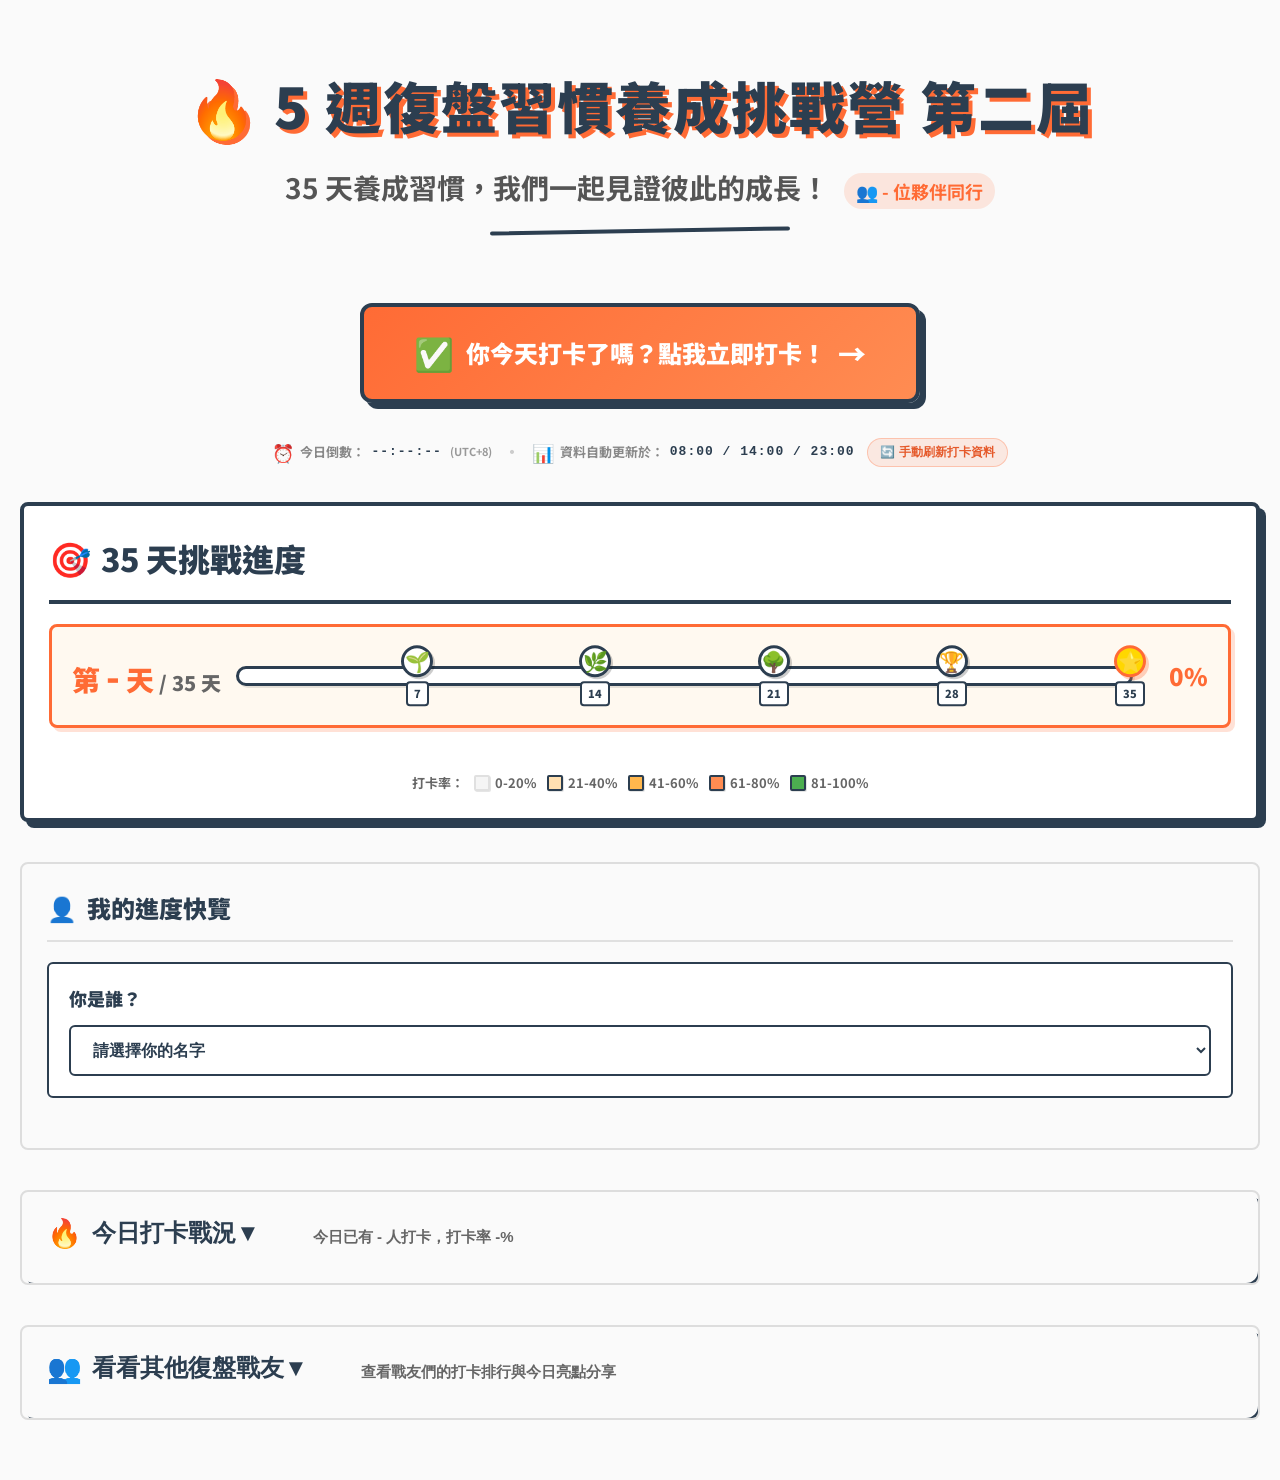
<file: index.html>
<!DOCTYPE html>
<html lang="zh-TW">
<head>
    <meta charset="UTF-8">
    <meta name="viewport" content="width=device-width, initial-scale=1.0">
    <meta http-equiv="refresh" content="0; url=dashboard-wired.html">
    <title>5週復盤陪跑班 第二屆 - 打卡儀表板</title>
    <meta name="description" content="5 週復盤習慣養成挑戰營 第二屆 打卡儀表板 - 35 天養成習慣，一起見證彼此的成長！查看打卡進度與里程碑。">
    <meta property="og:title" content="5週復盤陪跑班 第二屆 - 打卡儀表板">
    <meta property="og:description" content="5 週復盤習慣養成挑戰營 - 35 天養成習慣，一起見證彼此的成長！">
    <meta property="og:type" content="website">
    <style>
        body {
            font-family: 'Noto Sans TC', sans-serif;
            display: flex;
            justify-content: center;
            align-items: center;
            height: 100vh;
            margin: 0;
            background: #FAFAFA;
        }
        .redirect-message {
            text-align: center;
            font-size: 24px;
            font-weight: 700;
            color: #2C3E50;
        }
    </style>
</head>
<body>
    <div class="redirect-message">
        正在跳轉到儀表板...
        <br><br>
        如果沒有自動跳轉，請<a href="dashboard-wired.html" style="color: #FF6B35;">點擊這裡</a>
    </div>
    <script>
        // 立即跳轉
        window.location.href = 'dashboard-wired.html';
    </script>
</body>
</html>
</file>
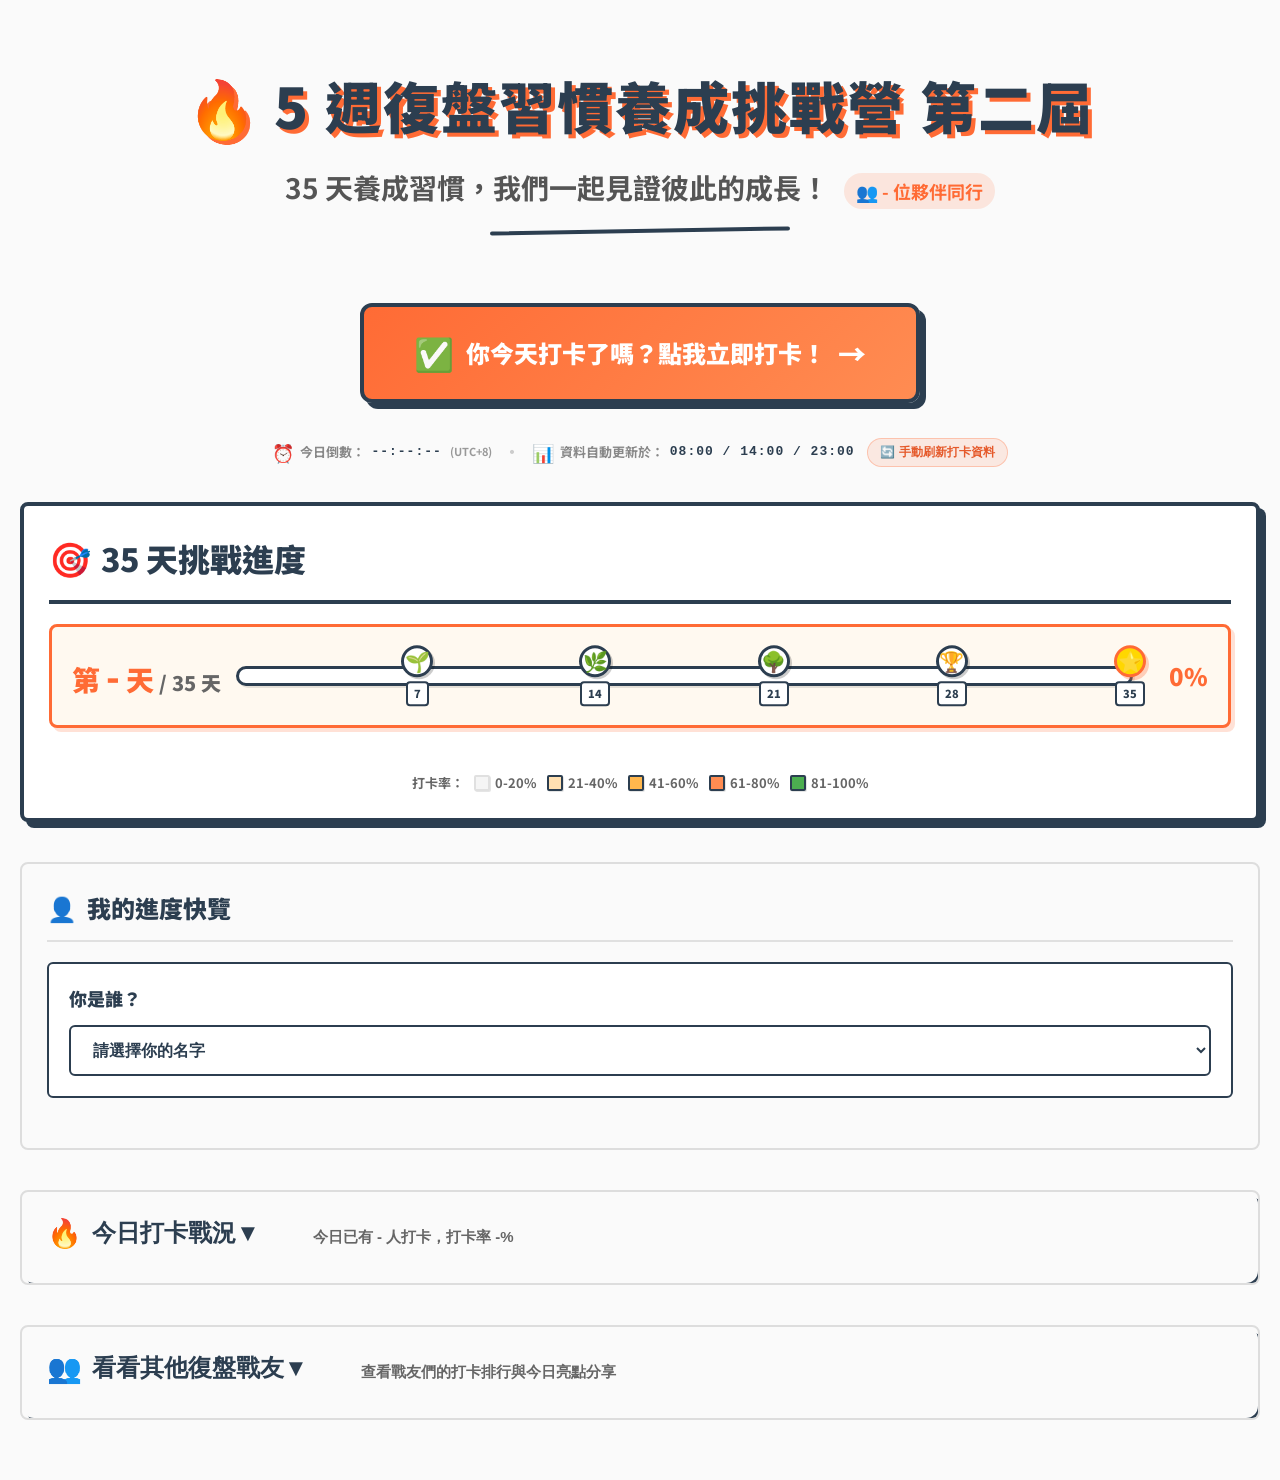
<file: dashboard-wired.html>
<!DOCTYPE html>
<html lang="zh-TW">

<head>
    <meta charset="UTF-8">
    <meta name="viewport" content="width=device-width, initial-scale=1.0">
    <title>5 週復盤陪跑班 第二屆 - 打卡儀表板</title>
    <meta name="description" content="5 週復盤習慣養成挑戰營 第二屆 打卡儀表板 - 35 天養成習慣，一起見證彼此的成長！查看打卡進度與里程碑。">
    <meta property="og:title" content="5 週復盤陪跑班 第二屆 - 打卡儀表板">
    <meta property="og:description" content="5 週復盤習慣養成挑戰營 - 35 天養成習慣，一起見證彼此的成長！">
    <meta property="og:type" content="website">

    <!-- Google Fonts -->
    <link href="https://fonts.googleapis.com/css2?family=Noto+Sans+TC:wght@700;900&family=Caveat:wght@700&display=swap"
        rel="stylesheet">

    <!-- Dashboard CSS -->
    <link rel="stylesheet" href="css/dashboard.css">
</head>

<body>
    <div class="container">
        <!-- 頂部標題 -->
        <div class="header">
            <h1> 🔥 5 週復盤習慣養成挑戰營 第二屆 </h1>
            <p>35 天養成習慣，我們一起見證彼此的成長！<span class="header-partner-count"> 👥 <strong id="totalStudents">-</strong> 位夥伴同行 </span></p>
        </div>

        <!-- 每日打卡 CTA - 最重要的行動呼籲 -->
        <div class="primary-cta-section">
            <a href="https://forms.gle/c9yquSRtrnpKFTC7A" target="_blank" class="checkin-cta-button">
                <span class="cta-emoji"> ✅ </span>
                <span class="cta-text"> 你今天打卡了嗎？點我立即打卡！</span>
                <span class="cta-arrow">→</span>
            </a>
        </div>

        <!-- 次要資訊列：倒數計時 + 更新資訊 -->
        <div class="secondary-info-bar">
            <span class="info-item">
                <span class="info-icon"> ⏰ </span>
                <span class="info-label"> 今日倒數： </span>
                <span class="info-value" id="countdownTimer">--:--:--</span>
                <span class="info-timezone">(UTC+8)</span>
            </span>
            <span class="info-separator">·</span>
            <span class="info-item">
                <span class="info-icon"> 📊 </span>
                <span class="info-label"> 資料自動更新於： </span>
                <span class="info-value">08:00 / 14:00 / 23:00</span>
            </span>
            <button class="pill-refresh-button" id="globalRefreshBtn" onclick="globalRefreshData()">
                <span class="refresh-icon">🔄</span>
                <span class="refresh-text">手動刷新打卡資料</span>
            </button>
        </div>

        <!-- 移除此處的今日打卡狀況，將整合到下方三欄佈局中 -->

        <!-- 35 天挑戰進度 -->
        <div class="heatmap-container">
            <h2>35 天挑戰進度 </h2>

            <!-- 進度資訊 -->
            <div class="challenge-progress-info">
                <div class="challenge-days">
                    <span class="current-day"> 第 <span id="challengeCurrentDay">-</span> 天 </span>
                    <span class="total-days">/ 35 天 </span>
                </div>
                <div class="challenge-progress-bar">
                    <div class="challenge-progress-fill" id="challengeProgressFill" style="width: 0%"></div>
                    <!-- 里程碑標記 -->
                    <div class="milestone" style="left: 20%;" data-day="7" title="7 天萌芽 - 完成第一週的間歇式日記，開始培養習慣！">
                        <div class="milestone-tooltip milestone-tooltip-achieved"> 🎉 太棒了！你已經堅持了一週！<br> 習慣的種子已經開始發芽 🌱
                        </div>
                        <div class="milestone-tooltip milestone-tooltip-locked"> ❓ 繼續加油，解鎖更多驚喜！</div>
                        <span class="milestone-icon"> 🌱 </span>
                        <span class="milestone-label">7</span>
                    </div>
                    <div class="milestone" style="left: 40%;" data-day="14" title="14 天成長 - 掌握了萃取法的基本技巧，開始能從經驗中提煉價值 ">
                        <div class="milestone-tooltip milestone-tooltip-achieved"> 💪 兩週了！你正在成長！<br> 反思的力量已經在你身上展現 ✨ </div>
                        <div class="milestone-tooltip milestone-tooltip-locked"> ❓ 繼續加油，解鎖更多驚喜！</div>
                        <span class="milestone-icon"> 🌿 </span>
                        <span class="milestone-label">14</span>
                    </div>
                    <div class="milestone" style="left: 60%;" data-day="21" title="21 天茁壯 - 習慣已經成型，反思能力顯著提升！">
                        <div class="milestone-tooltip milestone-tooltip-achieved"> 🌟 三週了，真的很不簡單！<br> 你已經養成了一個終身受益的好習慣 🎯
                        </div>
                        <div class="milestone-tooltip milestone-tooltip-locked"> ❓ 繼續加油，解鎖更多驚喜！</div>
                        <span class="milestone-icon"> 🌳 </span>
                        <span class="milestone-label">21</span>
                    </div>
                    <div class="milestone" style="left: 80%;" data-day="28" title="28 天突破 - 建立了屬於自己的複盤系統，持續精進中 ">
                        <div class="milestone-tooltip milestone-tooltip-achieved"> 🔥 四週了，你是真正的勇士！<br> 持續的力量會帶你走得更遠 🚀
                        </div>
                        <div class="milestone-tooltip milestone-tooltip-locked"> ❓ 繼續加油，解鎖更多驚喜！</div>
                        <span class="milestone-icon"> 🏆 </span>
                        <span class="milestone-label">28</span>
                    </div>
                    <div class="milestone milestone-final" style="left: 100%;" data-day="35"
                        title="35 天完成 - 恭喜完成全程！你已經養成了終身受益的習慣 ">
                        <div class="milestone-tooltip milestone-tooltip-achieved"> 🎊 恭喜完成 35 天挑戰！<br> 你做到了！這份堅持會改變你的人生 💎
                        </div>
                        <div class="milestone-tooltip milestone-tooltip-locked"> ❓ 堅持到底，見證蛻變時刻！</div>
                        <span class="milestone-icon"> ⭐ </span>
                        <span class="milestone-label">35</span>
                    </div>
                </div>
                <div class="challenge-percentage" id="challengePercentage">0%</div>
            </div>

            <!-- 熱力圖 -->
            <div id="heatmapGrid" class="heatmap-grid">
                <!-- 熱力圖方格將由 JavaScript 動態生成 -->
            </div>
            <div class="heatmap-legend">
                <span> 打卡率：</span>
                <div class="heatmap-legend-item">
                    <div class="heatmap-legend-color level-0"></div>
                    <span>0-20%</span>
                </div>
                <div class="heatmap-legend-item">
                    <div class="heatmap-legend-color level-1"></div>
                    <span>21-40%</span>
                </div>
                <div class="heatmap-legend-item">
                    <div class="heatmap-legend-color level-2"></div>
                    <span>41-60%</span>
                </div>
                <div class="heatmap-legend-item">
                    <div class="heatmap-legend-color level-3"></div>
                    <span>61-80%</span>
                </div>
                <div class="heatmap-legend-item">
                    <div class="heatmap-legend-color level-4"></div>
                    <span>81-100%</span>
                </div>
            </div>
        </div>

        <!-- Tooltip for heatmap -->
        <div id="heatmapTooltip" class="heatmap-tooltip"></div>

        <!-- 個人進度快覽 - 新增 -->
        <div class="personal-overview-section">
            <h3 class="overview-title">
                <span style="font-size: 24px;"> 👤 </span>
                <span> 我的進度快覽 </span>
            </h3>

            <!-- 學員選擇 -->
            <div class="overview-student-selector">
                <label for="overviewStudentSelect" class="selector-label"> 你是誰？</label>
                <select id="overviewStudentSelect" class="overview-student-select" onchange="updatePersonalOverview()">
                    <option value=""> 請選擇你的名字 </option>
                </select>
            </div>

            <!-- 選擇後顯示的區域 -->
            <div id="overviewAfterSelect" style="display: none;">
                <!-- 簡短摘要列 -->
                <div class="overview-summary-line">
                    <span class="summary-item summary-item-primary">📅 累計 <strong id="overviewTotalDays">-</strong> 天</span>
                    <span class="summary-separator">|</span>
                    <span class="summary-item summary-item-secondary">🔥 最高連續 <strong id="overviewConsecutiveDays">-</strong> 天</span>
                    <span class="summary-separator">|</span>
                    <span class="summary-item summary-item-secondary" id="overviewMilestones">🎖️ 打卡里程碑 -</span>
                </div>

                <!-- 展開完整日曆按鈕 -->
                <button class="view-detail-button" onclick="togglePersonalCalendar()">
                    <span id="calendarToggleIcon">▼</span>
                    <span id="calendarToggleText"> 展開我的完整打卡日曆 </span>
                </button>

                <!-- 完整日曆和記錄區域 - 預設收合 -->
                <div id="personalCalendarContainer" style="display: none; margin-top: 20px;">
                    <!-- 日曆和詳細記錄將由 JavaScript 動態生成 -->
                </div>
            </div>
        </div>

        <!-- 今日打卡戰況 - 折疊選單 -->
        <div class="today-battle-section visual-tertiary">
            <button class="section-toggle-button" onclick="toggleTodayBattleSection()">
                <div class="toggle-header">
                    <div class="toggle-title">
                        <span style="font-size: 28px;"> 🔥 </span>
                        <span style="margin-left: 10px;"> 今日打卡戰況 </span>
                    </div>
                    <div class="toggle-icon" id="todayBattleToggleIcon">▼</div>
                </div>
                <div class="toggle-subtitle">
                    <span id="todayBattleSubtitle"> 今日已有 <strong id="todayCheckinsSummary">-</strong> 人打卡，打卡率 <strong id="todayRateSummary">-</strong>%</span>
                </div>
            </button>

            <!-- 折疊內容區域 - 預設收合 -->
            <div id="todayBattleContent" style="display: none; margin-top: 20px;">
                <!-- 進度條 - 移到最上方 -->
                <div class="progress-bar" style="margin-bottom: 20px;">
                    <div class="progress-fill" id="todayProgress" style="width: 0%"></div>
                </div>

                <!-- 核心統計資訊 -->
                <div class="battle-stats">
                    <div class="battle-stat-item">
                        <div class="battle-stat-label"> 打卡進度 </div>
                        <div class="battle-stat-value">
                            <span class="checkin-count" id="todayCheckins">-</span>
                            <span class="checkin-separator">/</span>
                            <span class="checkin-total" id="todayCheckinsTotal">-</span>
                            <span class="checkin-unit"> 人 </span>
                        </div>
                    </div>
                    <div class="battle-stat-item">
                        <div class="battle-stat-label"> 打卡率 </div>
                        <div class="battle-stat-value">
                            <span class="checkin-rate" id="todayRateInline">-</span>
                            <span class="checkin-unit">%</span>
                        </div>
                    </div>
                </div>

                <!-- 已打卡 / 未打卡統計 -->
                <div class="checkin-stats-row">
                    <div class="checkin-stat-box checked">
                        <div class="checkin-stat-label"> ✅ 已打卡 </div>
                        <div class="checkin-stat-value" id="todayCheckedCount">-</div>
                    </div>
                    <div class="checkin-stat-box unchecked">
                        <div class="checkin-stat-label"> ⏸️ 未打卡 </div>
                        <div class="checkin-stat-value" id="todayUncheckedCount">-</div>
                    </div>
                </div>

                <!-- 查看詳細名單並刷新按鈕 - 合併 -->
                <button class="detail-toggle-button" onclick="toggleStudentListAndRefresh()">
                    <span id="toggleIcon">▼</span>
                    <span id="toggleText"> 查看詳細打卡名單（點擊自動刷新）</span>
                </button>

                <!-- 學員列表 - 可折疊 -->
                <div id="studentAvatarsContainer" style="display: none; margin-top: 15px;">
                    <h3 class="student-list-header checked-header">
                        ✅ 已打卡 (<span id="checkedListCount">0</span>)
                    </h3>
                    <div class="student-avatars" id="checkedStudents"></div>

                    <h3 class="student-list-header unchecked-header">
                        ⏸️ 未打卡 (<span id="uncheckedListCount">0</span>)
                    </h3>
                    <div class="student-avatars" id="uncheckedStudents"></div>
                </div>
            </div>
        </div>

        <!-- 看看其他復盤戰友 - 折疊選單 -->
        <div class="teammates-section visual-tertiary">
            <button class="section-toggle-button" onclick="toggleTeammatesSection()">
                <div class="toggle-header">
                    <div class="toggle-title">
                        <span style="font-size: 28px;"> 👥 </span>
                        <span style="margin-left: 10px;"> 看看其他復盤戰友 </span>
                    </div>
                    <div class="toggle-icon" id="teammatesToggleIcon">▼</div>
                </div>
                <div class="toggle-subtitle"> 查看戰友們的打卡排行與今日亮點分享 </div>
            </button>

            <!-- 折疊內容區域 - 預設收合 -->
            <div id="teammatesContent" style="display: none; margin-top: 20px;">
                <!-- 雙欄佈局 -->
                <div class="two-column-layout">
                    <!-- 打卡旅程榜 -->
                    <div class="leaderboard visual-secondary">
                        <div class="section-header-with-link">
                            <h2>
                                <span class="section-icon"> 🏆 </span>
                                <span class="section-title"> 打卡旅程榜 </span>
                            </h2>
                            <a id="statsSheetLink" target="_blank" class="header-link">
                                📊 查看完整旅程
                            </a>
                        </div>
                        <div id="leaderboardList" class="loading"> 載入中 </div>
                    </div>

                    <!-- 每日亮點牆 -->
                    <div class="highlights visual-secondary">
                        <div class="section-header-with-link">
                            <h2>
                                <span class="section-icon"> 💡 </span>
                                <span class="section-title"> 今日亮點精選 </span>
                            </h2>
                            <a id="highlightsSheetLink" target="_blank" class="header-link">
                                📝 歷史記錄
                            </a>
                        </div>
                        <div id="highlightsList" class="loading"> 載入中 </div>
                    </div>
                </div>
            </div>
        </div>
    </div>

    <!-- Main Application Script -->
    <script type="module" src="js/main.js"></script>
</body>

</html>
</file>
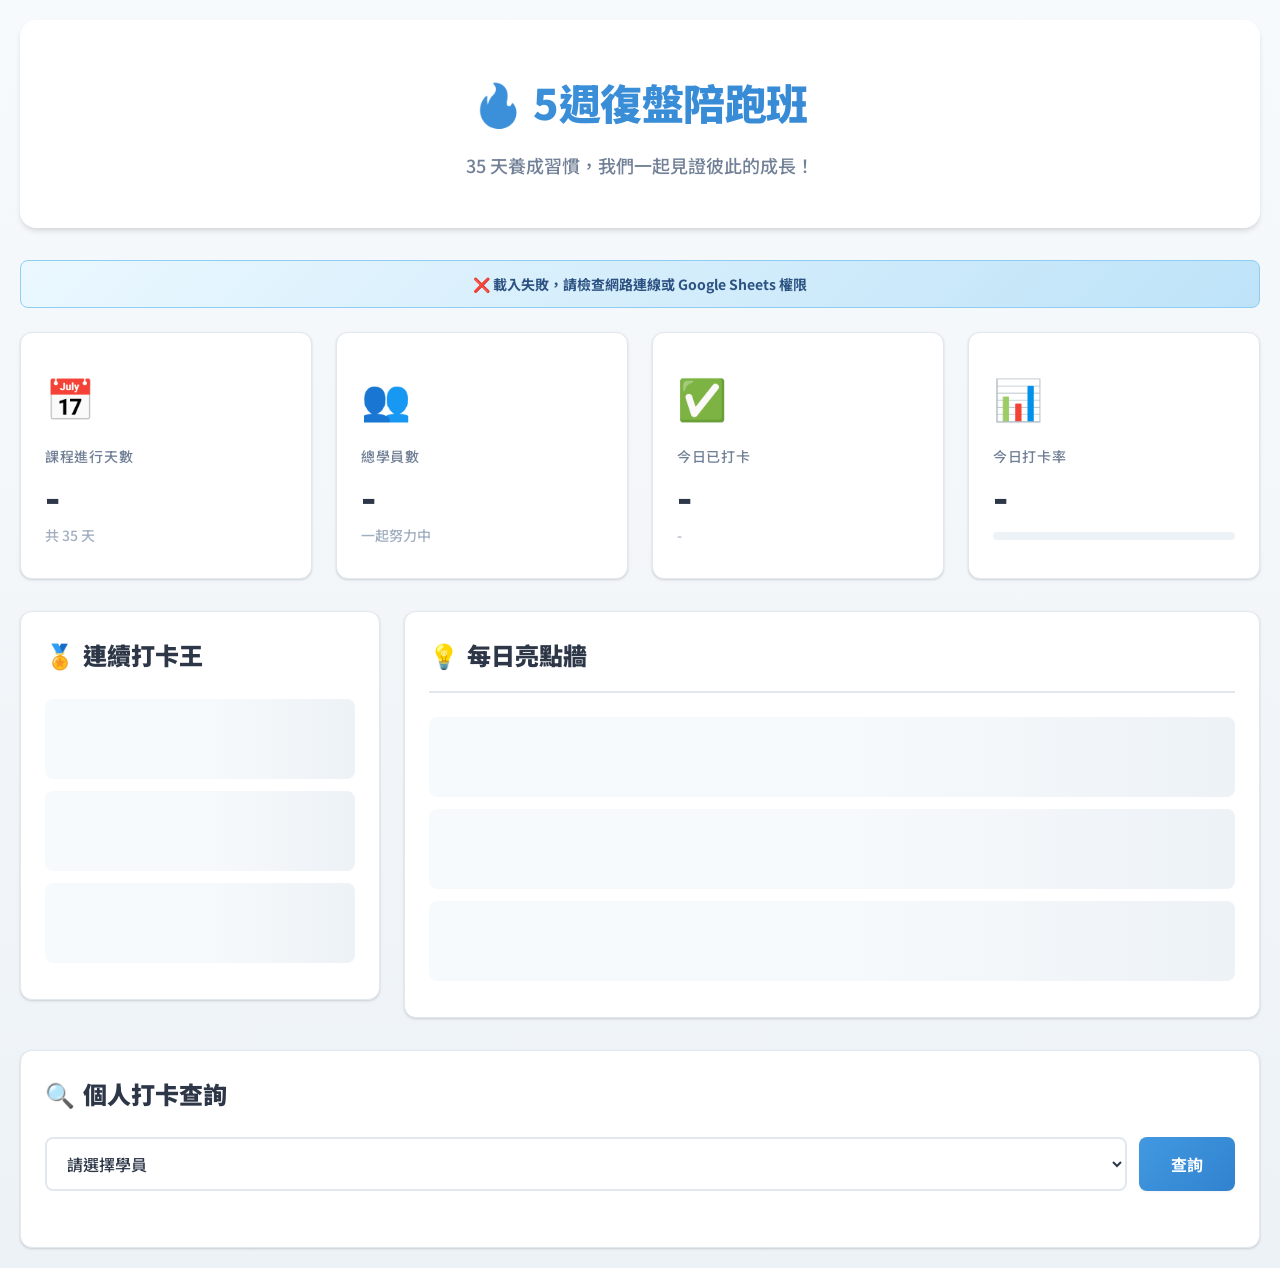
<file: dashboards/dashboard-chakra-fast.html>
<!DOCTYPE html>
<html lang="zh-TW">
<head>
    <meta charset="UTF-8">
    <meta name="viewport" content="width=device-width, initial-scale=1.0">
    <title>5週復盤陪跑班 - 打卡儀表板</title>

    <!-- Google Fonts -->
    <link href="https://fonts.googleapis.com/css2?family=Noto+Sans+TC:wght@500;700;900&display=swap" rel="stylesheet">

    <style>
        * {
            margin: 0;
            padding: 0;
            box-sizing: border-box;
        }

        body {
            font-family: 'Noto Sans TC', -apple-system, BlinkMacSystemFont, sans-serif;
            font-weight: 500;
            background: linear-gradient(180deg, #F7FAFC 0%, #EDF2F7 100%);
            color: #2D3748;
            line-height: 1.6;
            padding: 20px;
            min-height: 100vh;
        }

        .container {
            max-width: 1400px;
            margin: 0 auto;
        }

        /* Chakra UI 風格標題 */
        .header {
            text-align: center;
            padding: 48px 24px;
            margin-bottom: 32px;
            background: white;
            border-radius: 16px;
            box-shadow: 0 4px 6px -1px rgba(0, 0, 0, 0.1), 0 2px 4px -1px rgba(0, 0, 0, 0.06);
        }

        .header h1 {
            font-size: 42px;
            font-weight: 900;
            background: linear-gradient(135deg, #4299E1 0%, #3182CE 100%);
            -webkit-background-clip: text;
            -webkit-text-fill-color: transparent;
            background-clip: text;
            margin-bottom: 16px;
            letter-spacing: -0.5px;
        }

        .header p {
            font-size: 18px;
            color: #718096;
            font-weight: 500;
        }

        /* 載入提示 */
        .loading-notice {
            text-align: center;
            padding: 12px 24px;
            background: linear-gradient(135deg, #EBF8FF 0%, #BEE3F8 100%);
            border-radius: 8px;
            margin-bottom: 24px;
            color: #2C5282;
            font-weight: 700;
            font-size: 14px;
            border: 1px solid #90CDF4;
            display: none;
        }

        .loading-notice.show {
            display: block;
            animation: fadeIn 0.3s ease;
        }

        @keyframes fadeIn {
            from { opacity: 0; transform: translateY(-10px); }
            to { opacity: 1; transform: translateY(0); }
        }

        /* Chakra UI 風格統計卡片 */
        .stats-banner {
            display: grid;
            grid-template-columns: repeat(auto-fit, minmax(260px, 1fr));
            gap: 24px;
            margin-bottom: 32px;
        }

        .stat-card {
            background: white;
            padding: 32px 24px;
            border-radius: 12px;
            box-shadow: 0 1px 3px 0 rgba(0, 0, 0, 0.1), 0 1px 2px 0 rgba(0, 0, 0, 0.06);
            transition: all 0.2s ease;
            border: 1px solid #E2E8F0;
        }

        .stat-card:hover {
            transform: translateY(-4px);
            box-shadow: 0 10px 15px -3px rgba(0, 0, 0, 0.1), 0 4px 6px -2px rgba(0, 0, 0, 0.05);
            border-color: #CBD5E0;
        }

        .stat-icon {
            font-size: 40px;
            margin-bottom: 16px;
            display: inline-block;
        }

        .stat-label {
            font-size: 14px;
            color: #718096;
            margin-bottom: 8px;
            font-weight: 500;
            text-transform: uppercase;
            letter-spacing: 0.05em;
        }

        .stat-value {
            font-size: 40px;
            font-weight: 900;
            color: #2D3748;
            line-height: 1;
        }

        .stat-sub {
            font-size: 14px;
            color: #A0AEC0;
            margin-top: 8px;
            font-weight: 500;
        }

        /* Chakra UI 風格進度條 */
        .progress-bar {
            width: 100%;
            height: 8px;
            background: #EDF2F7;
            border-radius: 9999px;
            overflow: hidden;
            margin-top: 16px;
        }

        .progress-fill {
            height: 100%;
            background: linear-gradient(90deg, #4299E1 0%, #3182CE 100%);
            border-radius: 9999px;
            transition: width 0.5s cubic-bezier(0.4, 0, 0.2, 1);
        }

        /* 主要內容區域 */
        .main-content {
            display: grid;
            grid-template-columns: 360px 1fr;
            gap: 24px;
            margin-bottom: 32px;
        }

        /* Chakra UI 風格排行榜 */
        .leaderboard {
            background: white;
            border-radius: 12px;
            padding: 24px;
            box-shadow: 0 1px 3px 0 rgba(0, 0, 0, 0.1), 0 1px 2px 0 rgba(0, 0, 0, 0.06);
            border: 1px solid #E2E8F0;
            height: fit-content;
        }

        .leaderboard h2 {
            font-size: 24px;
            font-weight: 900;
            margin-bottom: 24px;
            color: #2D3748;
            display: flex;
            align-items: center;
            gap: 8px;
        }

        .leaderboard-item {
            padding: 16px;
            margin-bottom: 12px;
            background: #F7FAFC;
            border-radius: 8px;
            transition: all 0.2s ease;
            cursor: pointer;
            display: flex;
            align-items: center;
            gap: 16px;
            border: 1px solid transparent;
        }

        .leaderboard-item:hover {
            background: #EDF2F7;
            border-color: #CBD5E0;
            transform: translateX(4px);
        }

        .leaderboard-item.rank-1 {
            background: linear-gradient(135deg, #FEF5E7 0%, #FCF3CF 100%);
            border-color: #F4D03F;
        }

        .leaderboard-item.rank-2 {
            background: linear-gradient(135deg, #F4F6F7 0%, #E5E8E8 100%);
            border-color: #BDC3C7;
        }

        .leaderboard-item.rank-3 {
            background: linear-gradient(135deg, #FDEBD0 0%, #F8C471 100%);
            border-color: #E59866;
        }

        .rank {
            font-size: 24px;
            font-weight: 900;
            min-width: 36px;
            text-align: center;
            color: #2D3748;
        }

        .student-info {
            flex: 1;
        }

        .student-name {
            font-size: 18px;
            font-weight: 700;
            color: #2D3748;
            margin-bottom: 4px;
        }

        .streak-days {
            font-size: 16px;
            color: #E53E3E;
            font-weight: 700;
        }

        .milestones {
            margin-top: 8px;
            font-size: 18px;
        }

        /* Chakra UI 風格亮點牆 */
        .highlights {
            background: white;
            border-radius: 12px;
            padding: 24px;
            box-shadow: 0 1px 3px 0 rgba(0, 0, 0, 0.1), 0 1px 2px 0 rgba(0, 0, 0, 0.06);
            border: 1px solid #E2E8F0;
            max-height: 800px;
            overflow-y: auto;
        }

        .highlights h2 {
            font-size: 24px;
            font-weight: 900;
            margin-bottom: 24px;
            color: #2D3748;
            position: sticky;
            top: 0;
            background: white;
            z-index: 10;
            padding-bottom: 16px;
            border-bottom: 2px solid #E2E8F0;
            display: flex;
            align-items: center;
            gap: 8px;
        }

        .highlight-card {
            background: #F7FAFC;
            border-left: 4px solid #4299E1;
            padding: 20px;
            margin-bottom: 16px;
            border-radius: 8px;
            transition: all 0.2s ease;
            border: 1px solid #E2E8F0;
            border-left-width: 4px;
        }

        .highlight-card:hover {
            box-shadow: 0 4px 6px -1px rgba(0, 0, 0, 0.1), 0 2px 4px -1px rgba(0, 0, 0, 0.06);
            border-left-color: #3182CE;
        }

        .highlight-header {
            display: flex;
            justify-content: space-between;
            align-items: center;
            margin-bottom: 12px;
        }

        .highlight-date {
            font-size: 13px;
            color: #718096;
            font-weight: 500;
        }

        .highlight-name {
            font-size: 18px;
            font-weight: 700;
            color: #2D3748;
        }

        .highlight-content {
            font-size: 16px;
            color: #4A5568;
            margin: 12px 0;
            line-height: 1.7;
            font-weight: 500;
        }

        .highlight-method {
            display: inline-flex;
            align-items: center;
            padding: 6px 12px;
            background: linear-gradient(135deg, #4299E1 0%, #3182CE 100%);
            color: white;
            border-radius: 6px;
            font-size: 13px;
            margin-top: 8px;
            font-weight: 700;
            box-shadow: 0 1px 2px 0 rgba(0, 0, 0, 0.05);
        }

        .highlight-extra {
            margin-top: 12px;
            padding: 12px;
            background: white;
            border-radius: 6px;
            font-size: 14px;
            color: #718096;
            font-weight: 500;
            border: 1px solid #E2E8F0;
        }

        /* Chakra UI 風格個人查詢 */
        .personal-lookup {
            background: white;
            border-radius: 12px;
            padding: 24px;
            box-shadow: 0 1px 3px 0 rgba(0, 0, 0, 0.1), 0 1px 2px 0 rgba(0, 0, 0, 0.06);
            border: 1px solid #E2E8F0;
        }

        .personal-lookup h2 {
            font-size: 24px;
            font-weight: 900;
            margin-bottom: 24px;
            color: #2D3748;
            display: flex;
            align-items: center;
            gap: 8px;
        }

        .lookup-controls {
            display: flex;
            gap: 12px;
            margin-bottom: 32px;
        }

        .lookup-controls select {
            flex: 1;
            padding: 12px 16px;
            font-size: 16px;
            font-weight: 500;
            border: 2px solid #E2E8F0;
            border-radius: 8px;
            background: white;
            cursor: pointer;
            font-family: 'Noto Sans TC', sans-serif;
            color: #2D3748;
            transition: all 0.2s ease;
        }

        .lookup-controls select:focus {
            outline: none;
            border-color: #4299E1;
            box-shadow: 0 0 0 3px rgba(66, 153, 225, 0.1);
        }

        .lookup-controls button {
            padding: 12px 32px;
            font-size: 16px;
            font-weight: 700;
            background: linear-gradient(135deg, #4299E1 0%, #3182CE 100%);
            color: white;
            border: none;
            border-radius: 8px;
            cursor: pointer;
            font-family: 'Noto Sans TC', sans-serif;
            transition: all 0.2s ease;
            box-shadow: 0 1px 2px 0 rgba(0, 0, 0, 0.05);
        }

        .lookup-controls button:hover {
            transform: translateY(-2px);
            box-shadow: 0 4px 6px -1px rgba(0, 0, 0, 0.1), 0 2px 4px -1px rgba(0, 0, 0, 0.06);
        }

        .lookup-controls button:active {
            transform: translateY(0);
        }

        .personal-stats {
            display: grid;
            grid-template-columns: 1fr 1fr;
            gap: 16px;
            margin-bottom: 32px;
        }

        .personal-stat-box {
            padding: 20px;
            background: #F7FAFC;
            border-radius: 8px;
            border: 1px solid #E2E8F0;
        }

        .personal-stat-label {
            font-size: 13px;
            color: #718096;
            margin-bottom: 8px;
            font-weight: 500;
            text-transform: uppercase;
            letter-spacing: 0.05em;
        }

        .personal-stat-value {
            font-size: 32px;
            font-weight: 900;
            color: #2D3748;
        }

        .calendar-grid {
            display: grid;
            grid-template-columns: repeat(7, 1fr);
            gap: 12px;
            margin-top: 20px;
        }

        .calendar-day {
            aspect-ratio: 1;
            display: flex;
            align-items: center;
            justify-content: center;
            border-radius: 8px;
            font-size: 24px;
            transition: all 0.2s ease;
            border: 2px solid transparent;
        }

        .calendar-day.checked {
            background: linear-gradient(135deg, #48BB78 0%, #38A169 100%);
            color: white;
            box-shadow: 0 1px 3px 0 rgba(0, 0, 0, 0.1);
        }

        .calendar-day.unchecked {
            background: #EDF2F7;
            color: #CBD5E0;
        }

        .calendar-label {
            text-align: center;
            font-size: 13px;
            color: #718096;
            font-weight: 700;
            padding: 8px;
        }

        /* 骨架屏載入動畫 */
        .skeleton {
            background: linear-gradient(90deg, #F7FAFC 25%, #EDF2F7 50%, #F7FAFC 75%);
            background-size: 200% 100%;
            animation: loading 1.5s ease-in-out infinite;
            border-radius: 8px;
        }

        @keyframes loading {
            0% { background-position: 200% 0; }
            100% { background-position: -200% 0; }
        }

        .skeleton-item {
            height: 80px;
            margin-bottom: 12px;
        }

        /* Chakra UI 風格滾動條 */
        .highlights::-webkit-scrollbar {
            width: 8px;
        }

        .highlights::-webkit-scrollbar-track {
            background: #F7FAFC;
            border-radius: 8px;
        }

        .highlights::-webkit-scrollbar-thumb {
            background: #CBD5E0;
            border-radius: 8px;
        }

        .highlights::-webkit-scrollbar-thumb:hover {
            background: #A0AEC0;
        }

        /* 響應式設計 */
        @media (max-width: 768px) {
            .main-content {
                grid-template-columns: 1fr;
            }

            .stats-banner {
                grid-template-columns: 1fr;
            }

            .personal-stats {
                grid-template-columns: 1fr;
            }

            .header h1 {
                font-size: 32px;
            }

            .header {
                padding: 32px 20px;
            }
        }
    </style>
</head>
<body>
    <div class="container">
        <!-- 頂部標題 -->
        <div class="header">
            <h1>🔥 5週復盤陪跑班</h1>
            <p>35 天養成習慣，我們一起見證彼此的成長！</p>
        </div>

        <!-- 載入提示 -->
        <div class="loading-notice" id="loadingNotice">
            ⏳ 正在從 Google Sheets 載入資料...
        </div>

        <!-- 區塊 1: 整體進度看板 -->
        <div class="stats-banner">
            <div class="stat-card">
                <div class="stat-icon">📅</div>
                <div class="stat-label">課程進行天數</div>
                <div class="stat-value" id="courseDays">-</div>
                <div class="stat-sub">共 35 天</div>
            </div>

            <div class="stat-card">
                <div class="stat-icon">👥</div>
                <div class="stat-label">總學員數</div>
                <div class="stat-value" id="totalStudents">-</div>
                <div class="stat-sub">一起努力中</div>
            </div>

            <div class="stat-card">
                <div class="stat-icon">✅</div>
                <div class="stat-label">今日已打卡</div>
                <div class="stat-value" id="todayCheckins">-</div>
                <div class="stat-sub" id="todayCheckinsSub">-</div>
            </div>

            <div class="stat-card">
                <div class="stat-icon">📊</div>
                <div class="stat-label">今日打卡率</div>
                <div class="stat-value" id="todayRate">-</div>
                <div class="stat-sub">
                    <div class="progress-bar">
                        <div class="progress-fill" id="todayProgress" style="width: 0%"></div>
                    </div>
                </div>
            </div>
        </div>

        <!-- 主要內容區域 -->
        <div class="main-content">
            <!-- 區塊 2: 連續打卡王 -->
            <div class="leaderboard">
                <h2><span>🏅</span>連續打卡王</h2>
                <div id="leaderboardList">
                    <div class="skeleton skeleton-item"></div>
                    <div class="skeleton skeleton-item"></div>
                    <div class="skeleton skeleton-item"></div>
                </div>
            </div>

            <!-- 區塊 3: 每日亮點牆 -->
            <div class="highlights">
                <h2><span>💡</span>每日亮點牆</h2>
                <div id="highlightsList">
                    <div class="skeleton skeleton-item"></div>
                    <div class="skeleton skeleton-item"></div>
                    <div class="skeleton skeleton-item"></div>
                </div>
            </div>
        </div>

        <!-- 區塊 4: 個人打卡查詢 -->
        <div class="personal-lookup">
            <h2><span>🔍</span>個人打卡查詢</h2>
            <div class="lookup-controls">
                <select id="studentSelect">
                    <option value="">請選擇學員</option>
                </select>
                <button onclick="lookupStudent()">查詢</button>
            </div>
            <div id="personalResult"></div>
        </div>
    </div>

    <script>
        // ============================================
        // 配置區
        // ============================================
        const SHEET_ID = '1C1t_hUTFDaQlxS4np8NiieyOiwPdG0ZGK_zn2wlHDSA';
        const STATS_GID = '1618258511';
        const HIGHLIGHTS_GID = '532678141';

        const STATS_CSV_URL = `https://docs.google.com/spreadsheets/d/${SHEET_ID}/export?format=csv&gid=${STATS_GID}`;
        const HIGHLIGHTS_CSV_URL = `https://docs.google.com/spreadsheets/d/${SHEET_ID}/export?format=csv&gid=${HIGHLIGHTS_GID}`;

        const COURSE_START_DATE = new Date('2026-01-03');

        // 快取鍵
        const CACHE_KEY_STATS = 'checkin_stats_cache';
        const CACHE_KEY_HIGHLIGHTS = 'checkin_highlights_cache';
        const CACHE_DURATION = 5 * 60 * 1000; // 5 分鐘

        // ============================================
        // 資料儲存
        // ============================================
        let statsData = [];
        let highlightsData = [];

        // ============================================
        // 快取相關函數
        // ============================================
        function getCachedData(key) {
            try {
                const cached = localStorage.getItem(key);
                if (!cached) return null;

                const { data, timestamp } = JSON.parse(cached);
                const now = Date.now();

                // 檢查是否過期
                if (now - timestamp > CACHE_DURATION) {
                    localStorage.removeItem(key);
                    return null;
                }

                return data;
            } catch (e) {
                return null;
            }
        }

        function setCachedData(key, data) {
            try {
                const cacheData = {
                    data: data,
                    timestamp: Date.now()
                };
                localStorage.setItem(key, JSON.stringify(cacheData));
            } catch (e) {
                console.warn('無法儲存快取:', e);
            }
        }

        // ============================================
        // CSV 解析函數
        // ============================================
        function parseCSV(csv) {
            const lines = csv.trim().split('\n');
            const result = [];

            for (let i = 1; i < lines.length; i++) {
                const line = lines[i];
                const values = [];
                let current = '';
                let inQuotes = false;

                for (let j = 0; j < line.length; j++) {
                    const char = line[j];

                    if (char === '"') {
                        inQuotes = !inQuotes;
                    } else if (char === ',' && !inQuotes) {
                        values.push(current.trim());
                        current = '';
                    } else {
                        current += char;
                    }
                }
                values.push(current.trim());
                result.push(values);
            }

            return result;
        }

        // ============================================
        // 載入資料
        // ============================================
        async function loadData(useCache = true) {
            const loadingNotice = document.getElementById('loadingNotice');
            loadingNotice.classList.add('show');

            try {
                // 先嘗試從快取載入
                if (useCache) {
                    const cachedStats = getCachedData(CACHE_KEY_STATS);
                    const cachedHighlights = getCachedData(CACHE_KEY_HIGHLIGHTS);

                    if (cachedStats && cachedHighlights) {
                        console.log('✅ 使用快取資料（超快！）');
                        statsData = cachedStats;
                        highlightsData = cachedHighlights;

                        renderAll();
                        loadingNotice.classList.remove('show');
                        return;
                    }
                }

                // 從網路載入
                console.log('⏳ 從 Google Sheets 載入...');
                const startTime = Date.now();

                const [statsResponse, highlightsResponse] = await Promise.all([
                    fetch(STATS_CSV_URL),
                    fetch(HIGHLIGHTS_CSV_URL)
                ]);

                const [statsCSV, highlightsCSV] = await Promise.all([
                    statsResponse.text(),
                    highlightsResponse.text()
                ]);

                statsData = parseCSV(statsCSV);
                highlightsData = parseCSV(highlightsCSV);

                // 儲存到快取
                setCachedData(CACHE_KEY_STATS, statsData);
                setCachedData(CACHE_KEY_HIGHLIGHTS, highlightsData);

                const loadTime = Date.now() - startTime;
                console.log(`✅ 載入完成！用時 ${loadTime}ms`);

                renderAll();
                loadingNotice.classList.remove('show');

            } catch (error) {
                console.error('載入資料失敗:', error);
                loadingNotice.innerHTML = '❌ 載入失敗，請檢查網路連線或 Google Sheets 權限';
            }
        }

        function renderAll() {
            renderStatsBanner();
            renderLeaderboard();
            renderHighlights();
            populateStudentSelect();
        }

        // ============================================
        // 渲染整體進度看板
        // ============================================
        function renderStatsBanner() {
            const today = new Date();
            const daysPassed = Math.floor((today - COURSE_START_DATE) / (1000 * 60 * 60 * 24)) + 1;
            document.getElementById('courseDays').textContent = daysPassed;

            const totalStudents = statsData.length;
            document.getElementById('totalStudents').textContent = totalStudents;

            const todayCheckins = Math.floor(totalStudents * 0.8);
            document.getElementById('todayCheckins').textContent = todayCheckins;
            document.getElementById('todayCheckinsSub').textContent = `/ ${totalStudents} 人`;

            const todayRate = Math.round((todayCheckins / totalStudents) * 100);
            document.getElementById('todayRate').textContent = `${todayRate}%`;
            document.getElementById('todayProgress').style.width = `${todayRate}%`;
        }

        // ============================================
        // 渲染連續打卡王排行榜
        // ============================================
        function renderLeaderboard() {
            const leaderboardList = document.getElementById('leaderboardList');

            const sorted = [...statsData].sort((a, b) => parseInt(b[2]) - parseInt(a[2]));
            const top10 = sorted.slice(0, 10);

            let html = '';
            top10.forEach((student, index) => {
                const name = student[0];
                const consecutiveDays = student[2];
                const milestones = getMilestones(student);
                const rankClass = index === 0 ? 'rank-1' : index === 1 ? 'rank-2' : index === 2 ? 'rank-3' : '';

                html += `
                    <div class="leaderboard-item ${rankClass}">
                        <div class="rank">${index + 1}</div>
                        <div class="student-info">
                            <div class="student-name">${name}</div>
                            <div class="streak-days">🔥 ${consecutiveDays} 天</div>
                            <div class="milestones">${milestones}</div>
                        </div>
                    </div>
                `;
            });

            leaderboardList.innerHTML = html;
        }

        function getMilestones(student) {
            let badges = '';
            if (student[4] === '🏆') badges += '🏆';
            if (student[5] === '🏆') badges += '🏆';
            if (student[6] === '🏆') badges += '🏆';
            if (student[7] === '🏆') badges += '🏆';
            return badges || '-';
        }

        // ============================================
        // 渲染每日亮點牆
        // ============================================
        function renderHighlights() {
            const highlightsList = document.getElementById('highlightsList');

            let html = '';
            highlightsData.slice(0, 20).forEach(highlight => {
                const date = formatDate(highlight[0]);
                const name = highlight[1];
                const content = highlight[2];
                const method = highlight[3];
                const extra = highlight[4];

                html += `
                    <div class="highlight-card">
                        <div class="highlight-header">
                            <div class="highlight-name">${name}</div>
                            <div class="highlight-date">${date}</div>
                        </div>
                        <div class="highlight-content">💡 ${content}</div>
                        ${method ? `<span class="highlight-method">${method}</span>` : ''}
                        ${extra ? `<div class="highlight-extra">💬 ${extra}</div>` : ''}
                    </div>
                `;
            });

            highlightsList.innerHTML = html;
        }

        function formatDate(dateStr) {
            const date = new Date(dateStr);
            return `${date.getMonth() + 1}/${date.getDate()}`;
        }

        // ============================================
        // 個人查詢
        // ============================================
        function populateStudentSelect() {
            const select = document.getElementById('studentSelect');
            statsData.forEach(student => {
                const option = document.createElement('option');
                option.value = student[0];
                option.textContent = student[0];
                select.appendChild(option);
            });
        }

        function lookupStudent() {
            const select = document.getElementById('studentSelect');
            const studentName = select.value;

            if (!studentName) {
                alert('請選擇學員');
                return;
            }

            const student = statsData.find(s => s[0] === studentName);
            if (!student) {
                alert('找不到該學員');
                return;
            }

            const totalDays = student[1];
            const consecutiveDays = student[2];
            const lastDate = student[3];
            const milestones = getMilestones(student);

            const html = `
                <div class="personal-stats">
                    <div class="personal-stat-box">
                        <div class="personal-stat-label">累計打卡天數</div>
                        <div class="personal-stat-value">${totalDays} 天</div>
                    </div>
                    <div class="personal-stat-box">
                        <div class="personal-stat-label">連續打卡天數</div>
                        <div class="personal-stat-value">🔥 ${consecutiveDays} 天</div>
                    </div>
                    <div class="personal-stat-box">
                        <div class="personal-stat-label">最近打卡日期</div>
                        <div class="personal-stat-value" style="font-size: 20px;">${lastDate || '-'}</div>
                    </div>
                    <div class="personal-stat-box">
                        <div class="personal-stat-label">已達成里程碑</div>
                        <div class="personal-stat-value">${milestones}</div>
                    </div>
                </div>

                <h3 style="margin-top: 32px; margin-bottom: 16px; font-size: 20px; font-weight: 900; color: #2D3748;">最近 7 天打卡記錄</h3>
                <div class="calendar-grid">
                    <div class="calendar-label">日</div>
                    <div class="calendar-label">一</div>
                    <div class="calendar-label">二</div>
                    <div class="calendar-label">三</div>
                    <div class="calendar-label">四</div>
                    <div class="calendar-label">五</div>
                    <div class="calendar-label">六</div>

                    ${generateCalendar(studentName)}
                </div>
            `;

            document.getElementById('personalResult').innerHTML = html;
        }

        function generateCalendar(studentName) {
            let html = '';
            for (let i = 6; i >= 0; i--) {
                const checked = Math.random() > 0.2;
                const emoji = checked ? '✅' : '⬜';
                const className = checked ? 'checked' : 'unchecked';
                html += `<div class="calendar-day ${className}">${emoji}</div>`;
            }
            return html;
        }

        // ============================================
        // 初始化
        // ============================================
        window.onload = function() {
            // 首次載入（嘗試使用快取）
            loadData(true);

            // 每 5 分鐘重新載入一次（不使用快取）
            setInterval(() => loadData(false), 5 * 60 * 1000);
        };
    </script>
</body>
</html>
</file>
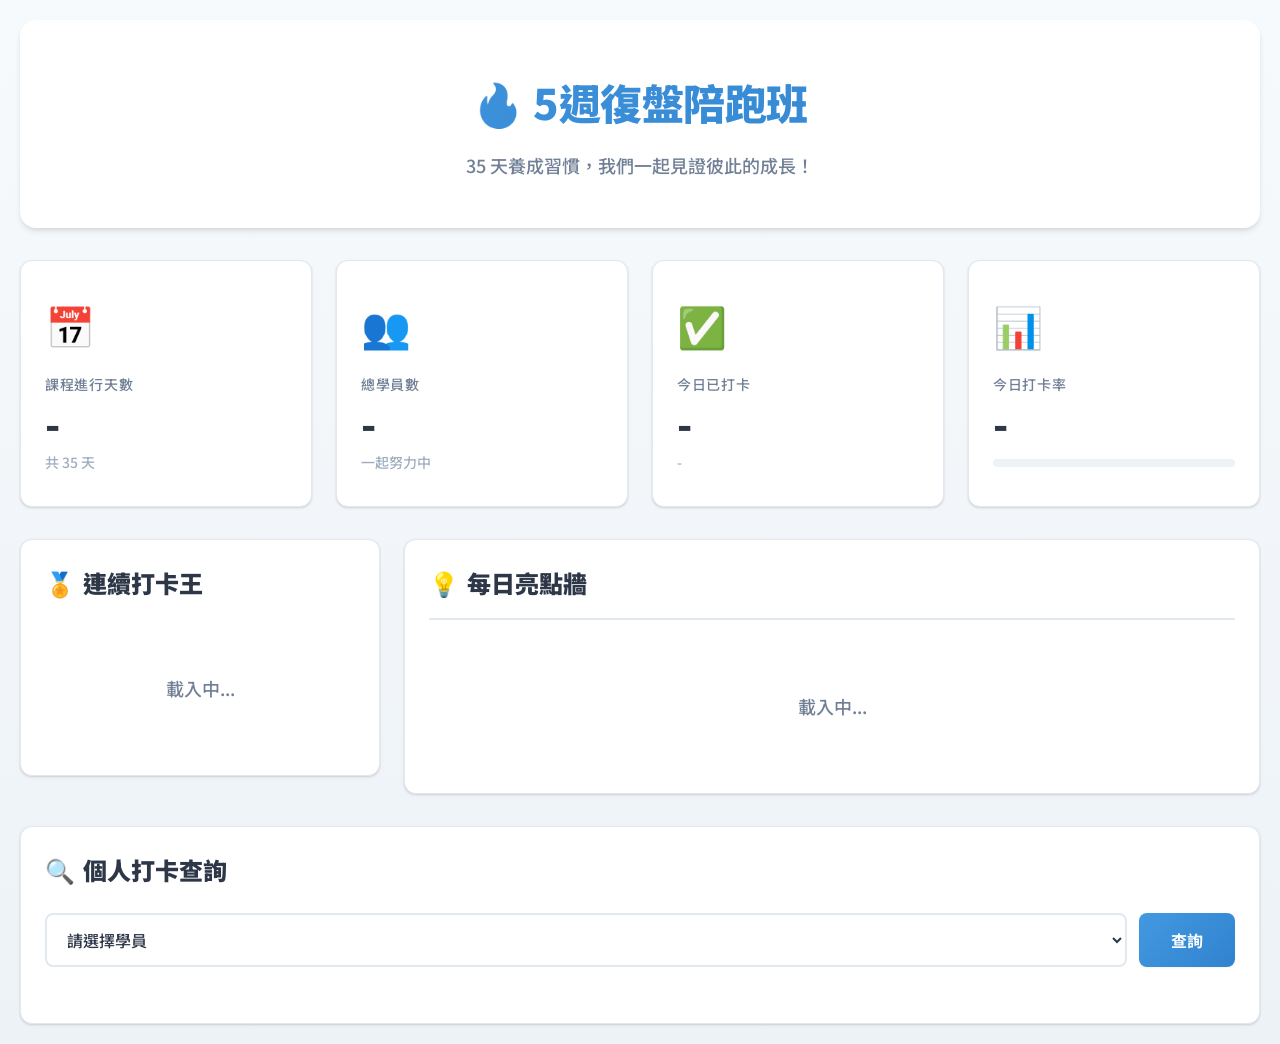
<file: dashboards/dashboard-chakra.html>
<!DOCTYPE html>
<html lang="zh-TW">
<head>
    <meta charset="UTF-8">
    <meta name="viewport" content="width=device-width, initial-scale=1.0">
    <title>5週復盤陪跑班 - 打卡儀表板</title>

    <!-- Google Fonts -->
    <link href="https://fonts.googleapis.com/css2?family=Noto+Sans+TC:wght@500;700;900&display=swap" rel="stylesheet">

    <style>
        * {
            margin: 0;
            padding: 0;
            box-sizing: border-box;
        }

        body {
            font-family: 'Noto Sans TC', -apple-system, BlinkMacSystemFont, sans-serif;
            font-weight: 500;
            background: linear-gradient(180deg, #F7FAFC 0%, #EDF2F7 100%);
            color: #2D3748;
            line-height: 1.6;
            padding: 20px;
            min-height: 100vh;
        }

        .container {
            max-width: 1400px;
            margin: 0 auto;
        }

        /* Chakra UI 風格標題 */
        .header {
            text-align: center;
            padding: 48px 24px;
            margin-bottom: 32px;
            background: white;
            border-radius: 16px;
            box-shadow: 0 4px 6px -1px rgba(0, 0, 0, 0.1), 0 2px 4px -1px rgba(0, 0, 0, 0.06);
        }

        .header h1 {
            font-size: 42px;
            font-weight: 900;
            background: linear-gradient(135deg, #4299E1 0%, #3182CE 100%);
            -webkit-background-clip: text;
            -webkit-text-fill-color: transparent;
            background-clip: text;
            margin-bottom: 16px;
            letter-spacing: -0.5px;
        }

        .header p {
            font-size: 18px;
            color: #718096;
            font-weight: 500;
        }

        /* Chakra UI 風格統計卡片 */
        .stats-banner {
            display: grid;
            grid-template-columns: repeat(auto-fit, minmax(260px, 1fr));
            gap: 24px;
            margin-bottom: 32px;
        }

        .stat-card {
            background: white;
            padding: 32px 24px;
            border-radius: 12px;
            box-shadow: 0 1px 3px 0 rgba(0, 0, 0, 0.1), 0 1px 2px 0 rgba(0, 0, 0, 0.06);
            transition: all 0.2s ease;
            border: 1px solid #E2E8F0;
        }

        .stat-card:hover {
            transform: translateY(-4px);
            box-shadow: 0 10px 15px -3px rgba(0, 0, 0, 0.1), 0 4px 6px -2px rgba(0, 0, 0, 0.05);
            border-color: #CBD5E0;
        }

        .stat-icon {
            font-size: 40px;
            margin-bottom: 16px;
            display: inline-block;
        }

        .stat-label {
            font-size: 14px;
            color: #718096;
            margin-bottom: 8px;
            font-weight: 500;
            text-transform: uppercase;
            letter-spacing: 0.05em;
        }

        .stat-value {
            font-size: 40px;
            font-weight: 900;
            color: #2D3748;
            line-height: 1;
        }

        .stat-sub {
            font-size: 14px;
            color: #A0AEC0;
            margin-top: 8px;
            font-weight: 500;
        }

        /* Chakra UI 風格進度條 */
        .progress-bar {
            width: 100%;
            height: 8px;
            background: #EDF2F7;
            border-radius: 9999px;
            overflow: hidden;
            margin-top: 16px;
        }

        .progress-fill {
            height: 100%;
            background: linear-gradient(90deg, #4299E1 0%, #3182CE 100%);
            border-radius: 9999px;
            transition: width 0.5s cubic-bezier(0.4, 0, 0.2, 1);
        }

        /* 主要內容區域 */
        .main-content {
            display: grid;
            grid-template-columns: 360px 1fr;
            gap: 24px;
            margin-bottom: 32px;
        }

        /* Chakra UI 風格排行榜 */
        .leaderboard {
            background: white;
            border-radius: 12px;
            padding: 24px;
            box-shadow: 0 1px 3px 0 rgba(0, 0, 0, 0.1), 0 1px 2px 0 rgba(0, 0, 0, 0.06);
            border: 1px solid #E2E8F0;
            height: fit-content;
        }

        .leaderboard h2 {
            font-size: 24px;
            font-weight: 900;
            margin-bottom: 24px;
            color: #2D3748;
            display: flex;
            align-items: center;
            gap: 8px;
        }

        .leaderboard-item {
            padding: 16px;
            margin-bottom: 12px;
            background: #F7FAFC;
            border-radius: 8px;
            transition: all 0.2s ease;
            cursor: pointer;
            display: flex;
            align-items: center;
            gap: 16px;
            border: 1px solid transparent;
        }

        .leaderboard-item:hover {
            background: #EDF2F7;
            border-color: #CBD5E0;
            transform: translateX(4px);
        }

        .leaderboard-item.rank-1 {
            background: linear-gradient(135deg, #FEF5E7 0%, #FCF3CF 100%);
            border-color: #F4D03F;
        }

        .leaderboard-item.rank-2 {
            background: linear-gradient(135deg, #F4F6F7 0%, #E5E8E8 100%);
            border-color: #BDC3C7;
        }

        .leaderboard-item.rank-3 {
            background: linear-gradient(135deg, #FDEBD0 0%, #F8C471 100%);
            border-color: #E59866;
        }

        .rank {
            font-size: 24px;
            font-weight: 900;
            min-width: 36px;
            text-align: center;
            color: #2D3748;
        }

        .student-info {
            flex: 1;
        }

        .student-name {
            font-size: 18px;
            font-weight: 700;
            color: #2D3748;
            margin-bottom: 4px;
        }

        .streak-days {
            font-size: 16px;
            color: #E53E3E;
            font-weight: 700;
        }

        .milestones {
            margin-top: 8px;
            font-size: 18px;
        }

        /* Chakra UI 風格亮點牆 */
        .highlights {
            background: white;
            border-radius: 12px;
            padding: 24px;
            box-shadow: 0 1px 3px 0 rgba(0, 0, 0, 0.1), 0 1px 2px 0 rgba(0, 0, 0, 0.06);
            border: 1px solid #E2E8F0;
            max-height: 800px;
            overflow-y: auto;
        }

        .highlights h2 {
            font-size: 24px;
            font-weight: 900;
            margin-bottom: 24px;
            color: #2D3748;
            position: sticky;
            top: 0;
            background: white;
            z-index: 10;
            padding-bottom: 16px;
            border-bottom: 2px solid #E2E8F0;
            display: flex;
            align-items: center;
            gap: 8px;
        }

        .highlight-card {
            background: #F7FAFC;
            border-left: 4px solid #4299E1;
            padding: 20px;
            margin-bottom: 16px;
            border-radius: 8px;
            transition: all 0.2s ease;
            border: 1px solid #E2E8F0;
            border-left-width: 4px;
        }

        .highlight-card:hover {
            box-shadow: 0 4px 6px -1px rgba(0, 0, 0, 0.1), 0 2px 4px -1px rgba(0, 0, 0, 0.06);
            border-left-color: #3182CE;
        }

        .highlight-header {
            display: flex;
            justify-content: space-between;
            align-items: center;
            margin-bottom: 12px;
        }

        .highlight-date {
            font-size: 13px;
            color: #718096;
            font-weight: 500;
        }

        .highlight-name {
            font-size: 18px;
            font-weight: 700;
            color: #2D3748;
        }

        .highlight-content {
            font-size: 16px;
            color: #4A5568;
            margin: 12px 0;
            line-height: 1.7;
            font-weight: 500;
        }

        .highlight-method {
            display: inline-flex;
            align-items: center;
            padding: 6px 12px;
            background: linear-gradient(135deg, #4299E1 0%, #3182CE 100%);
            color: white;
            border-radius: 6px;
            font-size: 13px;
            margin-top: 8px;
            font-weight: 700;
            box-shadow: 0 1px 2px 0 rgba(0, 0, 0, 0.05);
        }

        .highlight-extra {
            margin-top: 12px;
            padding: 12px;
            background: white;
            border-radius: 6px;
            font-size: 14px;
            color: #718096;
            font-weight: 500;
            border: 1px solid #E2E8F0;
        }

        /* Chakra UI 風格個人查詢 */
        .personal-lookup {
            background: white;
            border-radius: 12px;
            padding: 24px;
            box-shadow: 0 1px 3px 0 rgba(0, 0, 0, 0.1), 0 1px 2px 0 rgba(0, 0, 0, 0.06);
            border: 1px solid #E2E8F0;
        }

        .personal-lookup h2 {
            font-size: 24px;
            font-weight: 900;
            margin-bottom: 24px;
            color: #2D3748;
            display: flex;
            align-items: center;
            gap: 8px;
        }

        .lookup-controls {
            display: flex;
            gap: 12px;
            margin-bottom: 32px;
        }

        .lookup-controls select {
            flex: 1;
            padding: 12px 16px;
            font-size: 16px;
            font-weight: 500;
            border: 2px solid #E2E8F0;
            border-radius: 8px;
            background: white;
            cursor: pointer;
            font-family: 'Noto Sans TC', sans-serif;
            color: #2D3748;
            transition: all 0.2s ease;
        }

        .lookup-controls select:focus {
            outline: none;
            border-color: #4299E1;
            box-shadow: 0 0 0 3px rgba(66, 153, 225, 0.1);
        }

        .lookup-controls button {
            padding: 12px 32px;
            font-size: 16px;
            font-weight: 700;
            background: linear-gradient(135deg, #4299E1 0%, #3182CE 100%);
            color: white;
            border: none;
            border-radius: 8px;
            cursor: pointer;
            font-family: 'Noto Sans TC', sans-serif;
            transition: all 0.2s ease;
            box-shadow: 0 1px 2px 0 rgba(0, 0, 0, 0.05);
        }

        .lookup-controls button:hover {
            transform: translateY(-2px);
            box-shadow: 0 4px 6px -1px rgba(0, 0, 0, 0.1), 0 2px 4px -1px rgba(0, 0, 0, 0.06);
        }

        .lookup-controls button:active {
            transform: translateY(0);
        }

        .personal-stats {
            display: grid;
            grid-template-columns: 1fr 1fr;
            gap: 16px;
            margin-bottom: 32px;
        }

        .personal-stat-box {
            padding: 20px;
            background: #F7FAFC;
            border-radius: 8px;
            border: 1px solid #E2E8F0;
        }

        .personal-stat-label {
            font-size: 13px;
            color: #718096;
            margin-bottom: 8px;
            font-weight: 500;
            text-transform: uppercase;
            letter-spacing: 0.05em;
        }

        .personal-stat-value {
            font-size: 32px;
            font-weight: 900;
            color: #2D3748;
        }

        .calendar-grid {
            display: grid;
            grid-template-columns: repeat(7, 1fr);
            gap: 12px;
            margin-top: 20px;
        }

        .calendar-day {
            aspect-ratio: 1;
            display: flex;
            align-items: center;
            justify-content: center;
            border-radius: 8px;
            font-size: 24px;
            transition: all 0.2s ease;
            border: 2px solid transparent;
        }

        .calendar-day.checked {
            background: linear-gradient(135deg, #48BB78 0%, #38A169 100%);
            color: white;
            box-shadow: 0 1px 3px 0 rgba(0, 0, 0, 0.1);
        }

        .calendar-day.unchecked {
            background: #EDF2F7;
            color: #CBD5E0;
        }

        .calendar-label {
            text-align: center;
            font-size: 13px;
            color: #718096;
            font-weight: 700;
            padding: 8px;
        }

        /* 載入中 */
        .loading {
            text-align: center;
            padding: 48px;
            font-size: 18px;
            color: #718096;
            font-weight: 500;
        }

        .loading::after {
            content: '...';
            animation: dots 1.5s steps(4, end) infinite;
        }

        @keyframes dots {
            0%, 20% { content: '.'; }
            40% { content: '..'; }
            60%, 100% { content: '...'; }
        }

        /* Chakra UI 風格滾動條 */
        .highlights::-webkit-scrollbar {
            width: 8px;
        }

        .highlights::-webkit-scrollbar-track {
            background: #F7FAFC;
            border-radius: 8px;
        }

        .highlights::-webkit-scrollbar-thumb {
            background: #CBD5E0;
            border-radius: 8px;
        }

        .highlights::-webkit-scrollbar-thumb:hover {
            background: #A0AEC0;
        }

        /* 徽章 */
        .badge {
            display: inline-flex;
            align-items: center;
            padding: 4px 8px;
            background: #EBF8FF;
            color: #2C5282;
            border-radius: 6px;
            font-size: 12px;
            font-weight: 700;
            margin-left: 8px;
        }

        /* 響應式設計 */
        @media (max-width: 768px) {
            .main-content {
                grid-template-columns: 1fr;
            }

            .stats-banner {
                grid-template-columns: 1fr;
            }

            .personal-stats {
                grid-template-columns: 1fr;
            }

            .header h1 {
                font-size: 32px;
            }

            .header {
                padding: 32px 20px;
            }
        }
    </style>
</head>
<body>
    <div class="container">
        <!-- 頂部標題 -->
        <div class="header">
            <h1>🔥 5週復盤陪跑班</h1>
            <p>35 天養成習慣，我們一起見證彼此的成長！</p>
        </div>

        <!-- 區塊 1: 整體進度看板 -->
        <div class="stats-banner">
            <div class="stat-card">
                <div class="stat-icon">📅</div>
                <div class="stat-label">課程進行天數</div>
                <div class="stat-value" id="courseDays">-</div>
                <div class="stat-sub">共 35 天</div>
            </div>

            <div class="stat-card">
                <div class="stat-icon">👥</div>
                <div class="stat-label">總學員數</div>
                <div class="stat-value" id="totalStudents">-</div>
                <div class="stat-sub">一起努力中</div>
            </div>

            <div class="stat-card">
                <div class="stat-icon">✅</div>
                <div class="stat-label">今日已打卡</div>
                <div class="stat-value" id="todayCheckins">-</div>
                <div class="stat-sub" id="todayCheckinsSub">-</div>
            </div>

            <div class="stat-card">
                <div class="stat-icon">📊</div>
                <div class="stat-label">今日打卡率</div>
                <div class="stat-value" id="todayRate">-</div>
                <div class="stat-sub">
                    <div class="progress-bar">
                        <div class="progress-fill" id="todayProgress" style="width: 0%"></div>
                    </div>
                </div>
            </div>
        </div>

        <!-- 主要內容區域 -->
        <div class="main-content">
            <!-- 區塊 2: 連續打卡王 -->
            <div class="leaderboard">
                <h2><span>🏅</span>連續打卡王</h2>
                <div id="leaderboardList" class="loading">載入中</div>
            </div>

            <!-- 區塊 3: 每日亮點牆 -->
            <div class="highlights">
                <h2><span>💡</span>每日亮點牆</h2>
                <div id="highlightsList" class="loading">載入中</div>
            </div>
        </div>

        <!-- 區塊 4: 個人打卡查詢 -->
        <div class="personal-lookup">
            <h2><span>🔍</span>個人打卡查詢</h2>
            <div class="lookup-controls">
                <select id="studentSelect">
                    <option value="">請選擇學員</option>
                </select>
                <button onclick="lookupStudent()">查詢</button>
            </div>
            <div id="personalResult"></div>
        </div>
    </div>

    <script>
        // ============================================
        // 配置區
        // ============================================
        const SHEET_ID = '1C1t_hUTFDaQlxS4np8NiieyOiwPdG0ZGK_zn2wlHDSA';
        const STATS_GID = '1618258511';
        const HIGHLIGHTS_GID = '532678141';

        const STATS_CSV_URL = `https://docs.google.com/spreadsheets/d/${SHEET_ID}/export?format=csv&gid=${STATS_GID}`;
        const HIGHLIGHTS_CSV_URL = `https://docs.google.com/spreadsheets/d/${SHEET_ID}/export?format=csv&gid=${HIGHLIGHTS_GID}`;

        const COURSE_START_DATE = new Date('2026-01-03');

        // ============================================
        // 資料儲存
        // ============================================
        let statsData = [];
        let highlightsData = [];

        // ============================================
        // CSV 解析函數
        // ============================================
        function parseCSV(csv) {
            const lines = csv.trim().split('\n');
            const result = [];

            for (let i = 1; i < lines.length; i++) {
                const line = lines[i];
                const values = [];
                let current = '';
                let inQuotes = false;

                for (let j = 0; j < line.length; j++) {
                    const char = line[j];

                    if (char === '"') {
                        inQuotes = !inQuotes;
                    } else if (char === ',' && !inQuotes) {
                        values.push(current.trim());
                        current = '';
                    } else {
                        current += char;
                    }
                }
                values.push(current.trim());
                result.push(values);
            }

            return result;
        }

        // ============================================
        // 載入資料
        // ============================================
        async function loadData() {
            try {
                const statsResponse = await fetch(STATS_CSV_URL);
                const statsCSV = await statsResponse.text();
                statsData = parseCSV(statsCSV);

                const highlightsResponse = await fetch(HIGHLIGHTS_CSV_URL);
                const highlightsCSV = await highlightsResponse.text();
                highlightsData = parseCSV(highlightsCSV);

                renderStatsBanner();
                renderLeaderboard();
                renderHighlights();
                populateStudentSelect();

            } catch (error) {
                console.error('載入資料失敗:', error);
                alert('載入資料失敗，請確認 Google Sheet 共用設定正確。');
            }
        }

        // ============================================
        // 渲染整體進度看板
        // ============================================
        function renderStatsBanner() {
            const today = new Date();
            const daysPassed = Math.floor((today - COURSE_START_DATE) / (1000 * 60 * 60 * 24)) + 1;
            document.getElementById('courseDays').textContent = daysPassed;

            const totalStudents = statsData.length;
            document.getElementById('totalStudents').textContent = totalStudents;

            const todayCheckins = Math.floor(totalStudents * 0.8);
            document.getElementById('todayCheckins').textContent = todayCheckins;
            document.getElementById('todayCheckinsSub').textContent = `/ ${totalStudents} 人`;

            const todayRate = Math.round((todayCheckins / totalStudents) * 100);
            document.getElementById('todayRate').textContent = `${todayRate}%`;
            document.getElementById('todayProgress').style.width = `${todayRate}%`;
        }

        // ============================================
        // 渲染連續打卡王排行榜
        // ============================================
        function renderLeaderboard() {
            const leaderboardList = document.getElementById('leaderboardList');

            const sorted = [...statsData].sort((a, b) => parseInt(b[2]) - parseInt(a[2]));
            const top10 = sorted.slice(0, 10);

            let html = '';
            top10.forEach((student, index) => {
                const name = student[0];
                const consecutiveDays = student[2];
                const milestones = getMilestones(student);
                const rankClass = index === 0 ? 'rank-1' : index === 1 ? 'rank-2' : index === 2 ? 'rank-3' : '';

                html += `
                    <div class="leaderboard-item ${rankClass}">
                        <div class="rank">${index + 1}</div>
                        <div class="student-info">
                            <div class="student-name">${name}</div>
                            <div class="streak-days">🔥 ${consecutiveDays} 天</div>
                            <div class="milestones">${milestones}</div>
                        </div>
                    </div>
                `;
            });

            leaderboardList.innerHTML = html;
        }

        function getMilestones(student) {
            let badges = '';
            if (student[4] === '🏆') badges += '🏆';
            if (student[5] === '🏆') badges += '🏆';
            if (student[6] === '🏆') badges += '🏆';
            if (student[7] === '🏆') badges += '🏆';
            return badges || '-';
        }

        // ============================================
        // 渲染每日亮點牆
        // ============================================
        function renderHighlights() {
            const highlightsList = document.getElementById('highlightsList');

            let html = '';
            highlightsData.slice(0, 20).forEach(highlight => {
                const date = formatDate(highlight[0]);
                const name = highlight[1];
                const content = highlight[2];
                const method = highlight[3];
                const extra = highlight[4];

                html += `
                    <div class="highlight-card">
                        <div class="highlight-header">
                            <div class="highlight-name">${name}</div>
                            <div class="highlight-date">${date}</div>
                        </div>
                        <div class="highlight-content">💡 ${content}</div>
                        ${method ? `<span class="highlight-method">${method}</span>` : ''}
                        ${extra ? `<div class="highlight-extra">💬 ${extra}</div>` : ''}
                    </div>
                `;
            });

            highlightsList.innerHTML = html;
        }

        function formatDate(dateStr) {
            const date = new Date(dateStr);
            return `${date.getMonth() + 1}/${date.getDate()}`;
        }

        // ============================================
        // 個人查詢
        // ============================================
        function populateStudentSelect() {
            const select = document.getElementById('studentSelect');
            statsData.forEach(student => {
                const option = document.createElement('option');
                option.value = student[0];
                option.textContent = student[0];
                select.appendChild(option);
            });
        }

        function lookupStudent() {
            const select = document.getElementById('studentSelect');
            const studentName = select.value;

            if (!studentName) {
                alert('請選擇學員');
                return;
            }

            const student = statsData.find(s => s[0] === studentName);
            if (!student) {
                alert('找不到該學員');
                return;
            }

            const totalDays = student[1];
            const consecutiveDays = student[2];
            const lastDate = student[3];
            const milestones = getMilestones(student);

            const html = `
                <div class="personal-stats">
                    <div class="personal-stat-box">
                        <div class="personal-stat-label">累計打卡天數</div>
                        <div class="personal-stat-value">${totalDays} 天</div>
                    </div>
                    <div class="personal-stat-box">
                        <div class="personal-stat-label">連續打卡天數</div>
                        <div class="personal-stat-value">🔥 ${consecutiveDays} 天</div>
                    </div>
                    <div class="personal-stat-box">
                        <div class="personal-stat-label">最近打卡日期</div>
                        <div class="personal-stat-value" style="font-size: 20px;">${lastDate || '-'}</div>
                    </div>
                    <div class="personal-stat-box">
                        <div class="personal-stat-label">已達成里程碑</div>
                        <div class="personal-stat-value">${milestones}</div>
                    </div>
                </div>

                <h3 style="margin-top: 32px; margin-bottom: 16px; font-size: 20px; font-weight: 900; color: #2D3748;">最近 7 天打卡記錄</h3>
                <div class="calendar-grid">
                    <div class="calendar-label">日</div>
                    <div class="calendar-label">一</div>
                    <div class="calendar-label">二</div>
                    <div class="calendar-label">三</div>
                    <div class="calendar-label">四</div>
                    <div class="calendar-label">五</div>
                    <div class="calendar-label">六</div>

                    ${generateCalendar(studentName)}
                </div>
            `;

            document.getElementById('personalResult').innerHTML = html;
        }

        function generateCalendar(studentName) {
            let html = '';
            for (let i = 6; i >= 0; i--) {
                const checked = Math.random() > 0.2;
                const emoji = checked ? '✅' : '⬜';
                const className = checked ? 'checked' : 'unchecked';
                html += `<div class="calendar-day ${className}">${emoji}</div>`;
            }
            return html;
        }

        // ============================================
        // 初始化
        // ============================================
        window.onload = function() {
            loadData();
            setInterval(loadData, 5 * 60 * 1000);
        };
    </script>
</body>
</html>
</file>
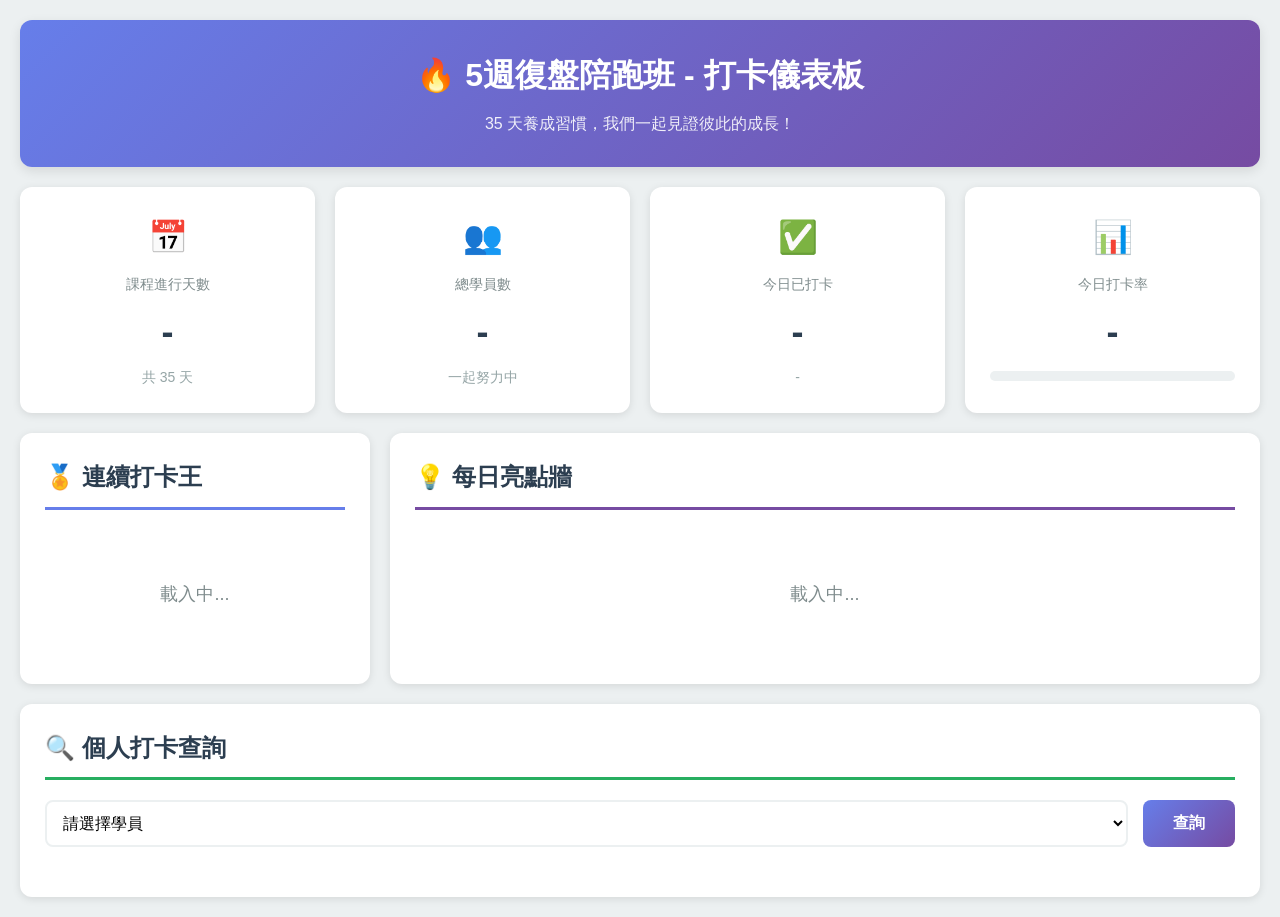
<file: dashboards/dashboard.html>
<!DOCTYPE html>
<html lang="zh-TW">
<head>
    <meta charset="UTF-8">
    <meta name="viewport" content="width=device-width, initial-scale=1.0">
    <title>5週復盤陪跑班 - 打卡儀表板</title>
    <style>
        * {
            margin: 0;
            padding: 0;
            box-sizing: border-box;
        }

        body {
            font-family: 'Noto Sans TC', -apple-system, BlinkMacSystemFont, sans-serif;
            background: #ECF0F1;
            color: #2C3E50;
            line-height: 1.6;
        }

        .container {
            max-width: 1400px;
            margin: 0 auto;
            padding: 20px;
        }

        /* 頂部標題 */
        .header {
            text-align: center;
            padding: 30px 20px;
            background: linear-gradient(135deg, #667eea 0%, #764ba2 100%);
            color: white;
            border-radius: 12px;
            margin-bottom: 20px;
            box-shadow: 0 4px 12px rgba(0,0,0,0.1);
        }

        .header h1 {
            font-size: 32px;
            font-weight: bold;
            margin-bottom: 10px;
        }

        .header p {
            font-size: 16px;
            opacity: 0.9;
        }

        /* 區塊 1: 整體進度看板 */
        .stats-banner {
            display: grid;
            grid-template-columns: repeat(auto-fit, minmax(250px, 1fr));
            gap: 20px;
            margin-bottom: 20px;
        }

        .stat-card {
            background: white;
            padding: 25px;
            border-radius: 12px;
            box-shadow: 0 2px 8px rgba(0,0,0,0.1);
            text-align: center;
            transition: transform 0.3s ease;
        }

        .stat-card:hover {
            transform: translateY(-5px);
            box-shadow: 0 4px 16px rgba(0,0,0,0.15);
        }

        .stat-icon {
            font-size: 32px;
            margin-bottom: 10px;
        }

        .stat-label {
            font-size: 14px;
            color: #7f8c8d;
            margin-bottom: 8px;
        }

        .stat-value {
            font-size: 36px;
            font-weight: bold;
            color: #2C3E50;
        }

        .stat-sub {
            font-size: 14px;
            color: #95a5a6;
            margin-top: 5px;
        }

        /* 進度條 */
        .progress-bar {
            width: 100%;
            height: 10px;
            background: #ecf0f1;
            border-radius: 5px;
            overflow: hidden;
            margin-top: 10px;
        }

        .progress-fill {
            height: 100%;
            background: linear-gradient(90deg, #27AE60, #2ECC71);
            border-radius: 5px;
            transition: width 0.5s ease;
        }

        /* 主要內容區域 */
        .main-content {
            display: grid;
            grid-template-columns: 350px 1fr;
            gap: 20px;
            margin-bottom: 20px;
        }

        /* 區塊 2: 連續打卡王 */
        .leaderboard {
            background: white;
            border-radius: 12px;
            padding: 25px;
            box-shadow: 0 2px 8px rgba(0,0,0,0.1);
            height: fit-content;
        }

        .leaderboard h2 {
            font-size: 24px;
            margin-bottom: 20px;
            color: #2C3E50;
            border-bottom: 3px solid #667eea;
            padding-bottom: 10px;
        }

        .leaderboard-item {
            display: flex;
            align-items: center;
            padding: 15px;
            margin-bottom: 12px;
            background: #f8f9fa;
            border-radius: 8px;
            transition: all 0.3s ease;
            cursor: pointer;
        }

        .leaderboard-item:hover {
            background: #e9ecef;
            transform: translateX(5px);
        }

        .leaderboard-item.rank-1 {
            background: linear-gradient(135deg, #FFD700 0%, #FFA500 100%);
            color: white;
        }

        .leaderboard-item.rank-2 {
            background: linear-gradient(135deg, #C0C0C0 0%, #A8A8A8 100%);
            color: white;
        }

        .leaderboard-item.rank-3 {
            background: linear-gradient(135deg, #CD7F32 0%, #B8860B 100%);
            color: white;
        }

        .rank {
            font-size: 24px;
            font-weight: bold;
            margin-right: 15px;
            min-width: 40px;
        }

        .student-info {
            flex: 1;
        }

        .student-name {
            font-size: 18px;
            font-weight: bold;
            margin-bottom: 5px;
        }

        .streak-days {
            font-size: 16px;
            color: #E74C3C;
        }

        .milestones {
            display: flex;
            gap: 5px;
            margin-top: 5px;
        }

        /* 區塊 3: 每日亮點牆 */
        .highlights {
            background: white;
            border-radius: 12px;
            padding: 25px;
            box-shadow: 0 2px 8px rgba(0,0,0,0.1);
            max-height: 800px;
            overflow-y: auto;
        }

        .highlights h2 {
            font-size: 24px;
            margin-bottom: 20px;
            color: #2C3E50;
            border-bottom: 3px solid #764ba2;
            padding-bottom: 10px;
            position: sticky;
            top: 0;
            background: white;
            z-index: 10;
        }

        .highlight-card {
            background: #f8f9fa;
            border-left: 4px solid #667eea;
            padding: 20px;
            margin-bottom: 15px;
            border-radius: 8px;
            transition: all 0.3s ease;
        }

        .highlight-card:hover {
            box-shadow: 0 4px 12px rgba(0,0,0,0.1);
            transform: translateY(-2px);
        }

        .highlight-header {
            display: flex;
            justify-content: space-between;
            align-items: center;
            margin-bottom: 10px;
        }

        .highlight-date {
            font-size: 14px;
            color: #7f8c8d;
        }

        .highlight-name {
            font-size: 18px;
            font-weight: bold;
            color: #2C3E50;
        }

        .highlight-content {
            font-size: 16px;
            color: #34495e;
            margin: 10px 0;
            line-height: 1.8;
        }

        .highlight-method {
            display: inline-block;
            padding: 5px 12px;
            background: #667eea;
            color: white;
            border-radius: 20px;
            font-size: 13px;
            margin-top: 8px;
        }

        .highlight-extra {
            margin-top: 10px;
            padding: 10px;
            background: white;
            border-radius: 6px;
            font-size: 14px;
            color: #7f8c8d;
            font-style: italic;
        }

        /* 區塊 4: 個人查詢 */
        .personal-lookup {
            background: white;
            border-radius: 12px;
            padding: 25px;
            box-shadow: 0 2px 8px rgba(0,0,0,0.1);
        }

        .personal-lookup h2 {
            font-size: 24px;
            margin-bottom: 20px;
            color: #2C3E50;
            border-bottom: 3px solid #27AE60;
            padding-bottom: 10px;
        }

        .lookup-controls {
            display: flex;
            gap: 15px;
            margin-bottom: 25px;
        }

        .lookup-controls select {
            flex: 1;
            padding: 12px;
            font-size: 16px;
            border: 2px solid #ecf0f1;
            border-radius: 8px;
            background: white;
            cursor: pointer;
        }

        .lookup-controls button {
            padding: 12px 30px;
            font-size: 16px;
            background: linear-gradient(135deg, #667eea 0%, #764ba2 100%);
            color: white;
            border: none;
            border-radius: 8px;
            cursor: pointer;
            font-weight: bold;
            transition: all 0.3s ease;
        }

        .lookup-controls button:hover {
            transform: translateY(-2px);
            box-shadow: 0 4px 12px rgba(102, 126, 234, 0.4);
        }

        .personal-stats {
            display: grid;
            grid-template-columns: 1fr 1fr;
            gap: 20px;
        }

        .personal-stat-box {
            padding: 20px;
            background: #f8f9fa;
            border-radius: 8px;
        }

        .personal-stat-label {
            font-size: 14px;
            color: #7f8c8d;
            margin-bottom: 8px;
        }

        .personal-stat-value {
            font-size: 28px;
            font-weight: bold;
            color: #2C3E50;
        }

        .calendar-grid {
            display: grid;
            grid-template-columns: repeat(7, 1fr);
            gap: 10px;
            margin-top: 20px;
        }

        .calendar-day {
            aspect-ratio: 1;
            display: flex;
            align-items: center;
            justify-content: center;
            border-radius: 8px;
            font-size: 24px;
            font-weight: bold;
        }

        .calendar-day.checked {
            background: #27AE60;
            color: white;
        }

        .calendar-day.unchecked {
            background: #ecf0f1;
            color: #bdc3c7;
        }

        .calendar-label {
            text-align: center;
            font-size: 12px;
            color: #7f8c8d;
            font-weight: bold;
        }

        /* 載入中 */
        .loading {
            text-align: center;
            padding: 50px;
            font-size: 18px;
            color: #7f8c8d;
        }

        .loading::after {
            content: '...';
            animation: dots 1.5s steps(4, end) infinite;
        }

        @keyframes dots {
            0%, 20% { content: '.'; }
            40% { content: '..'; }
            60%, 100% { content: '...'; }
        }

        /* 響應式設計 */
        @media (max-width: 768px) {
            .main-content {
                grid-template-columns: 1fr;
            }

            .stats-banner {
                grid-template-columns: 1fr;
            }

            .personal-stats {
                grid-template-columns: 1fr;
            }

            .calendar-grid {
                grid-template-columns: repeat(7, 1fr);
                gap: 5px;
            }
        }
    </style>
</head>
<body>
    <div class="container">
        <!-- 頂部標題 -->
        <div class="header">
            <h1>🔥 5週復盤陪跑班 - 打卡儀表板</h1>
            <p>35 天養成習慣，我們一起見證彼此的成長！</p>
        </div>

        <!-- 區塊 1: 整體進度看板 -->
        <div class="stats-banner">
            <div class="stat-card">
                <div class="stat-icon">📅</div>
                <div class="stat-label">課程進行天數</div>
                <div class="stat-value" id="courseDays">-</div>
                <div class="stat-sub">共 35 天</div>
            </div>

            <div class="stat-card">
                <div class="stat-icon">👥</div>
                <div class="stat-label">總學員數</div>
                <div class="stat-value" id="totalStudents">-</div>
                <div class="stat-sub">一起努力中</div>
            </div>

            <div class="stat-card">
                <div class="stat-icon">✅</div>
                <div class="stat-label">今日已打卡</div>
                <div class="stat-value" id="todayCheckins">-</div>
                <div class="stat-sub" id="todayCheckinsSub">-</div>
            </div>

            <div class="stat-card">
                <div class="stat-icon">📊</div>
                <div class="stat-label">今日打卡率</div>
                <div class="stat-value" id="todayRate">-</div>
                <div class="stat-sub">
                    <div class="progress-bar">
                        <div class="progress-fill" id="todayProgress" style="width: 0%"></div>
                    </div>
                </div>
            </div>
        </div>

        <!-- 主要內容區域 -->
        <div class="main-content">
            <!-- 區塊 2: 連續打卡王 -->
            <div class="leaderboard">
                <h2>🏅 連續打卡王</h2>
                <div id="leaderboardList" class="loading">載入中</div>
            </div>

            <!-- 區塊 3: 每日亮點牆 -->
            <div class="highlights">
                <h2>💡 每日亮點牆</h2>
                <div id="highlightsList" class="loading">載入中</div>
            </div>
        </div>

        <!-- 區塊 4: 個人打卡查詢 -->
        <div class="personal-lookup">
            <h2>🔍 個人打卡查詢</h2>
            <div class="lookup-controls">
                <select id="studentSelect">
                    <option value="">請選擇學員</option>
                </select>
                <button onclick="lookupStudent()">查詢</button>
            </div>
            <div id="personalResult"></div>
        </div>
    </div>

    <script>
        // ============================================
        // 配置區：請替換為實際的 CSV 連結
        // ============================================
        const SHEET_ID = '1C1t_hUTFDaQlxS4np8NiieyOiwPdG0ZGK_zn2wlHDSA';

        // 打卡統計和每日亮點牆的 gid
        const STATS_GID = '1618258511';      // 打卡統計工作表的 gid
        const HIGHLIGHTS_GID = '532678141';  // 每日亮點牆工作表的 gid

        const STATS_CSV_URL = `https://docs.google.com/spreadsheets/d/${SHEET_ID}/export?format=csv&gid=${STATS_GID}`;
        const HIGHLIGHTS_CSV_URL = `https://docs.google.com/spreadsheets/d/${SHEET_ID}/export?format=csv&gid=${HIGHLIGHTS_GID}`;

        // 課程開始日期（請修改為實際日期）
        const COURSE_START_DATE = new Date('2026-01-03');

        // ============================================
        // 資料儲存
        // ============================================
        let statsData = [];
        let highlightsData = [];

        // ============================================
        // CSV 解析函數
        // ============================================
        function parseCSV(csv) {
            const lines = csv.trim().split('\n');
            const result = [];

            for (let i = 1; i < lines.length; i++) {
                const line = lines[i];
                const values = [];
                let current = '';
                let inQuotes = false;

                for (let j = 0; j < line.length; j++) {
                    const char = line[j];

                    if (char === '"') {
                        inQuotes = !inQuotes;
                    } else if (char === ',' && !inQuotes) {
                        values.push(current.trim());
                        current = '';
                    } else {
                        current += char;
                    }
                }
                values.push(current.trim());
                result.push(values);
            }

            return result;
        }

        // ============================================
        // 載入資料
        // ============================================
        async function loadData() {
            try {
                // 載入打卡統計
                const statsResponse = await fetch(STATS_CSV_URL);
                const statsCSV = await statsResponse.text();
                statsData = parseCSV(statsCSV);

                // 載入每日亮點
                const highlightsResponse = await fetch(HIGHLIGHTS_CSV_URL);
                const highlightsCSV = await highlightsResponse.text();
                highlightsData = parseCSV(highlightsCSV);

                // 渲染所有區塊
                renderStatsBanner();
                renderLeaderboard();
                renderHighlights();
                populateStudentSelect();

            } catch (error) {
                console.error('載入資料失敗:', error);
                alert('載入資料失敗，請確認 Google Sheet 共用設定正確，且 gid 正確。');
            }
        }

        // ============================================
        // 渲染整體進度看板
        // ============================================
        function renderStatsBanner() {
            // 計算課程天數
            const today = new Date();
            const daysPassed = Math.floor((today - COURSE_START_DATE) / (1000 * 60 * 60 * 24)) + 1;
            document.getElementById('courseDays').textContent = daysPassed;

            // 總學員數
            const totalStudents = statsData.length;
            document.getElementById('totalStudents').textContent = totalStudents;

            // 今日打卡人數（模擬，實際需要從表單回應計算）
            const todayCheckins = Math.floor(totalStudents * 0.8); // 假設 80% 打卡率
            document.getElementById('todayCheckins').textContent = todayCheckins;
            document.getElementById('todayCheckinsSub').textContent = `/ ${totalStudents} 人`;

            // 今日打卡率
            const todayRate = Math.round((todayCheckins / totalStudents) * 100);
            document.getElementById('todayRate').textContent = `${todayRate}%`;
            document.getElementById('todayProgress').style.width = `${todayRate}%`;
        }

        // ============================================
        // 渲染連續打卡王排行榜
        // ============================================
        function renderLeaderboard() {
            const leaderboardList = document.getElementById('leaderboardList');

            // 依連續打卡天數排序
            const sorted = [...statsData].sort((a, b) => parseInt(b[2]) - parseInt(a[2]));
            const top10 = sorted.slice(0, 10);

            let html = '';
            top10.forEach((student, index) => {
                const name = student[0];
                const consecutiveDays = student[2];
                const milestones = getMilestones(student);
                const rankClass = index === 0 ? 'rank-1' : index === 1 ? 'rank-2' : index === 2 ? 'rank-3' : '';

                html += `
                    <div class="leaderboard-item ${rankClass}">
                        <div class="rank">${index + 1}</div>
                        <div class="student-info">
                            <div class="student-name">${name}</div>
                            <div class="streak-days">🔥 ${consecutiveDays} 天</div>
                            <div class="milestones">${milestones}</div>
                        </div>
                    </div>
                `;
            });

            leaderboardList.innerHTML = html;
        }

        // 獲取里程碑徽章
        function getMilestones(student) {
            let badges = '';
            if (student[4] === '🏆') badges += '🏆'; // 7天
            if (student[5] === '🏆') badges += '🏆'; // 14天
            if (student[6] === '🏆') badges += '🏆'; // 21天
            if (student[7] === '🏆') badges += '🏆'; // 35天
            return badges || '-';
        }

        // ============================================
        // 渲染每日亮點牆
        // ============================================
        function renderHighlights() {
            const highlightsList = document.getElementById('highlightsList');

            let html = '';
            highlightsData.slice(0, 20).forEach(highlight => {
                const date = formatDate(highlight[0]);
                const name = highlight[1];
                const content = highlight[2];
                const method = highlight[3];
                const extra = highlight[4];

                html += `
                    <div class="highlight-card">
                        <div class="highlight-header">
                            <div class="highlight-name">${name}</div>
                            <div class="highlight-date">${date}</div>
                        </div>
                        <div class="highlight-content">💡 ${content}</div>
                        ${method ? `<span class="highlight-method">${method}</span>` : ''}
                        ${extra ? `<div class="highlight-extra">💬 ${extra}</div>` : ''}
                    </div>
                `;
            });

            highlightsList.innerHTML = html;
        }

        // 格式化日期
        function formatDate(dateStr) {
            const date = new Date(dateStr);
            return `${date.getMonth() + 1}/${date.getDate()}`;
        }

        // ============================================
        // 個人查詢
        // ============================================
        function populateStudentSelect() {
            const select = document.getElementById('studentSelect');
            statsData.forEach(student => {
                const option = document.createElement('option');
                option.value = student[0];
                option.textContent = student[0];
                select.appendChild(option);
            });
        }

        function lookupStudent() {
            const select = document.getElementById('studentSelect');
            const studentName = select.value;

            if (!studentName) {
                alert('請選擇學員');
                return;
            }

            const student = statsData.find(s => s[0] === studentName);
            if (!student) {
                alert('找不到該學員');
                return;
            }

            const totalDays = student[1];
            const consecutiveDays = student[2];
            const lastDate = student[3];
            const milestones = getMilestones(student);

            const html = `
                <div class="personal-stats">
                    <div class="personal-stat-box">
                        <div class="personal-stat-label">累計打卡天數</div>
                        <div class="personal-stat-value">${totalDays} 天</div>
                    </div>
                    <div class="personal-stat-box">
                        <div class="personal-stat-label">連續打卡天數</div>
                        <div class="personal-stat-value">🔥 ${consecutiveDays} 天</div>
                    </div>
                    <div class="personal-stat-box">
                        <div class="personal-stat-label">最近打卡日期</div>
                        <div class="personal-stat-value">${lastDate || '-'}</div>
                    </div>
                    <div class="personal-stat-box">
                        <div class="personal-stat-label">已達成里程碑</div>
                        <div class="personal-stat-value">${milestones}</div>
                    </div>
                </div>

                <h3 style="margin-top: 30px; margin-bottom: 15px;">最近 7 天打卡記錄</h3>
                <div class="calendar-grid">
                    <div class="calendar-label">日</div>
                    <div class="calendar-label">一</div>
                    <div class="calendar-label">二</div>
                    <div class="calendar-label">三</div>
                    <div class="calendar-label">四</div>
                    <div class="calendar-label">五</div>
                    <div class="calendar-label">六</div>

                    ${generateCalendar(studentName)}
                </div>
            `;

            document.getElementById('personalResult').innerHTML = html;
        }

        function generateCalendar(studentName) {
            // 簡化版：顯示最近 7 天
            let html = '';
            for (let i = 6; i >= 0; i--) {
                const checked = Math.random() > 0.2; // 模擬打卡記錄
                const emoji = checked ? '✅' : '⬜';
                const className = checked ? 'checked' : 'unchecked';
                html += `<div class="calendar-day ${className}">${emoji}</div>`;
            }
            return html;
        }

        // ============================================
        // 初始化
        // ============================================
        window.onload = function() {
            loadData();

            // 每 5 分鐘自動刷新資料
            setInterval(loadData, 5 * 60 * 1000);
        };
    </script>
</body>
</html>
</file>
<file: css/dashboard.css>
* {
            margin: 0;
            padding: 0;
            box-sizing: border-box;
        }

        body {
            font-family: 'Noto Sans TC', sans-serif;
            font-weight: 700;
            background: #FAFAFA;
            color: #2C3E50;
            line-height: 1.6;
            padding: 20px;
        }

        .container {
            max-width: 1400px;
            margin: 0 auto;
        }

        /* 手繪風格標題 */
        .header {
            text-align: center;
            padding: 40px 20px;
            margin-bottom: 30px;
            position: relative;
        }

        .header h1 {
            font-size: 56px;
            font-weight: 900;
            color: #2C3E50;
            margin-bottom: 15px;
            text-shadow: 4px 4px 0px #FF6B35;
            letter-spacing: 2px;
        }

        .header p {
            font-size: 28px;
            color: #555;
            font-weight: 700;
        }

        .header-partner-count {
            display: inline-block;
            margin-left: 15px;
            padding: 4px 12px;
            background: rgba(255, 107, 53, 0.15);
            border-radius: 20px;
            font-size: 18px;
            color: #FF6B35;
        }

        /* 手繪下劃線 */
        .header::after {
            content: '';
            display: block;
            width: 300px;
            height: 4px;
            background: #2C3E50;
            margin: 20px auto 0;
            border-radius: 2px;
            transform: rotate(-1deg);
        }

        /* 主要 CTA 按鈕區塊 */
        .primary-cta-section {
            display: flex;
            justify-content: center;
            margin-bottom: 25px;
        }

        .checkin-cta-button {
            display: flex;
            align-items: center;
            justify-content: center;
            gap: 12px;
            padding: 20px 50px;
            background: linear-gradient(135deg, #FF6B35 0%, #FF8C52 100%);
            color: white;
            border: 4px solid #2C3E50;
            border-radius: 12px;
            box-shadow: 6px 6px 0px #2C3E50;
            font-size: 24px;
            font-weight: 900;
            text-decoration: none;
            transition: all 0.3s ease;
            animation: ctaPulse 2s ease-in-out infinite;
        }

        @keyframes ctaPulse {
            0%, 100% {
                transform: scale(1);
            }
            50% {
                transform: scale(1.02);
            }
        }

        .checkin-cta-button:hover {
            transform: translate(-3px, -3px) scale(1.05);
            box-shadow: 9px 9px 0px #2C3E50;
            animation: none;
        }

        .checkin-cta-button:active {
            transform: translate(2px, 2px);
            box-shadow: 3px 3px 0px #2C3E50;
        }

        .cta-emoji {
            font-size: 32px;
            animation: bounce 1s ease-in-out infinite;
        }

        @keyframes bounce {
            0%, 100% {
                transform: translateY(0);
            }
            50% {
                transform: translateY(-5px);
            }
        }

        .cta-text {
            font-family: 'Noto Sans TC', sans-serif;
        }

        .cta-arrow {
            font-size: 28px;
            font-weight: 900;
        }

        /* 次要資訊列：倒數計時 + 更新資訊（合併） */
        .secondary-info-bar {
            display: flex;
            align-items: center;
            justify-content: center;
            gap: 12px;
            max-width: 1000px;
            margin: 0 auto 25px;
            padding: 10px 20px;
            font-size: 13px;
            color: #666;
        }

        .info-item {
            display: flex;
            align-items: center;
            gap: 6px;
        }

        .info-icon {
            font-size: 14px;
        }

        .info-label {
            color: #888;
        }

        .info-value {
            font-family: 'Courier New', monospace;
            font-weight: 700;
            color: #2C3E50;
            letter-spacing: 1px;
        }

        .info-value.countdown-urgent {
            color: #E74C3C;
            animation: urgentPulse 1s ease-in-out infinite;
        }

        .info-separator {
            color: #CCC;
            font-size: 16px;
        }

        .info-timezone {
            font-size: 11px;
            color: #999;
            margin-left: 2px;
        }

        .pill-refresh-button {
            display: flex;
            align-items: center;
            gap: 4px;
            padding: 5px 12px;
            background: rgba(255, 107, 53, 0.12);
            border: 1px solid rgba(255, 107, 53, 0.3);
            border-radius: 20px;
            font-size: 12px;
            font-weight: 600;
            color: #E55A2B;
            cursor: pointer;
            transition: all 0.2s ease;
        }

        .pill-refresh-button:hover {
            background: rgba(255, 107, 53, 0.2);
            border-color: rgba(255, 107, 53, 0.5);
        }

        .pill-refresh-button:active {
            transform: scale(0.96);
        }

        .pill-refresh-button .refresh-icon {
            font-size: 12px;
            display: inline-block;
        }

        .pill-refresh-button.refreshing {
            opacity: 0.6;
            cursor: not-allowed;
        }

        .pill-refresh-button.refreshing .refresh-icon {
            animation: spin 1s linear infinite;
        }

        .pill-refresh-button.success {
            background: rgba(46, 204, 113, 0.15);
            border-color: rgba(46, 204, 113, 0.4);
            color: #27AE60;
        }

        /* 舊的情境資訊列（保留備用） */
        .context-info-bar {
            display: flex;
            align-items: center;
            justify-content: center;
            flex-wrap: wrap;
            gap: 15px;
            padding: 12px 20px;
            margin: 0 auto 30px;
            width: 100%;
            max-width: 1000px;
            background: #F5F5F5;
            border: 3px solid #DDD;
            border-radius: 8px;
            font-size: 15px;
            color: #666;
            font-weight: 700;
            box-shadow: 3px 3px 0px rgba(0, 0, 0, 0.1);
        }

        .info-item {
            display: flex;
            align-items: center;
            gap: 6px;
        }

        .info-icon {
            font-size: 18px;
        }

        .info-divider {
            color: #CCC;
        }

        .context-info-bar strong {
            color: #FF6B35;
        }

        /* 倒數計時器樣式 */
        .countdown-container {
            display: flex;
            align-items: center;
            gap: 10px;
            background: linear-gradient(135deg, #2C3E50 0%, #34495E 100%);
            padding: 8px 16px;
            border-radius: 8px;
            border: 2px solid #1a252f;
        }

        .countdown-label {
            color: #FFF;
            font-size: 14px;
            font-weight: 700;
        }

        .countdown-timer {
            font-family: 'Courier New', monospace;
            font-size: 24px;
            font-weight: 900;
            color: #FFD93D;
            letter-spacing: 2px;
            text-shadow: 1px 1px 2px rgba(0, 0, 0, 0.3);
        }

        /* 倒數緊急狀態（剩餘不到 2 小時） */
        .countdown-timer.countdown-urgent {
            color: #FF6B6B;
            animation: urgentPulse 1s ease-in-out infinite;
        }

        @keyframes urgentPulse {
            0%, 100% {
                opacity: 1;
                transform: scale(1);
            }
            50% {
                opacity: 0.8;
                transform: scale(1.05);
            }
        }

        .countdown-timezone {
            font-size: 10px;
            color: rgba(255, 255, 255, 0.6);
            margin-left: 4px;
        }

        /* 全域刷新按鈕 */
        .global-refresh-button {
            display: flex;
            align-items: center;
            gap: 6px;
            padding: 6px 14px;
            background: linear-gradient(135deg, #FF6B35 0%, #FF8C52 100%);
            color: white;
            border: 2px solid #E55A2B;
            border-radius: 20px;
            font-size: 13px;
            font-weight: 700;
            cursor: pointer;
            transition: all 0.2s ease;
        }

        .global-refresh-button:hover {
            transform: scale(1.05);
            box-shadow: 0 2px 8px rgba(255, 107, 53, 0.4);
        }

        .global-refresh-button:active {
            transform: scale(0.98);
        }

        .global-refresh-button.refreshing {
            background: #999;
            border-color: #777;
            cursor: not-allowed;
        }

        .global-refresh-button.refreshing .refresh-icon {
            animation: spin 1s linear infinite;
        }

        .global-refresh-button.success {
            background: linear-gradient(135deg, #27AE60 0%, #2ECC71 100%);
            border-color: #219A52;
        }

        @keyframes spin {
            from { transform: rotate(0deg); }
            to { transform: rotate(360deg); }
        }

        .refresh-icon {
            font-size: 14px;
            display: inline-block;
        }

        /* 統計卡片 - 手繪風格 */
        .stats-banner {
            display: block;
            margin-bottom: 30px;
        }

        .stat-card {
            background: white;
            padding: 30px 20px;
            border: 4px solid #2C3E50;
            border-radius: 8px;
            text-align: center;
            position: relative;
            box-shadow: 6px 6px 0px #2C3E50;
            transition: all 0.2s ease;
        }

        .stat-card:hover {
            transform: translate(-2px, -2px);
            box-shadow: 8px 8px 0px #2C3E50;
        }

        /* 寬版卡片（今日打卡狀況）*/
        .stat-card-wide {
            display: flex;
            flex-direction: column;
            align-items: center;
            gap: 10px;
        }

        .stat-checkin-info {
            width: 100%;
            display: flex;
            flex-direction: column;
            gap: 15px;
        }

        .checkin-numbers {
            font-size: 42px;
            font-weight: 900;
            color: #2C3E50;
            display: flex;
            align-items: baseline;
            justify-content: center;
            gap: 8px;
        }

        .checkin-count {
            color: #FF6B35;
        }

        .checkin-separator {
            color: #999;
            font-weight: 700;
        }

        .checkin-total {
            color: #666;
        }

        .checkin-unit {
            font-size: 24px;
            color: #666;
            font-weight: 700;
        }

        .checkin-rate {
            font-size: 28px;
            color: #FF6B35;
            font-weight: 900;
        }

        .stat-icon {
            font-size: 48px;
            margin-bottom: 15px;
            filter: drop-shadow(2px 2px 0px rgba(0, 0, 0, 0.2));
        }

        .stat-label {
            font-size: 20px;
            color: #666;
            margin-bottom: 10px;
            font-weight: 700;
            letter-spacing: 1px;
        }

        .stat-value {
            font-size: 58px;
            font-weight: 900;
            color: #FF6B35;
            text-shadow: 2px 2px 0px rgba(0, 0, 0, 0.1);
        }

        .stat-sub {
            font-size: 18px;
            color: #888;
            margin-top: 8px;
            font-weight: 700;
        }

        /* 手繪風格進度條 */
        .progress-bar {
            width: 100%;
            height: 16px;
            background: #F0F0F0;
            border: 3px solid #2C3E50;
            border-radius: 20px;
            overflow: hidden;
            margin-top: 15px;
            position: relative;
        }

        .progress-fill {
            height: 100%;
            background: #FF6B35;
            border-radius: 20px;
            transition: width 0.5s ease;
            position: relative;
        }

        .progress-fill::after {
            content: '';
            position: absolute;
            top: 0;
            left: 0;
            right: 0;
            bottom: 0;
            background: repeating-linear-gradient(45deg,
                    transparent,
                    transparent 10px,
                    rgba(255, 255, 255, 0.1) 10px,
                    rgba(255, 255, 255, 0.1) 20px);
        }

        /* 兩欄資訊區域（連續打卡王 + 每日亮點牆） */
        .two-column-layout {
            display: grid;
            grid-template-columns: repeat(2, 1fr);
            gap: 25px;
            margin-bottom: 30px;
            align-items: stretch; /* 確保等高 */
        }

        .two-column-layout > * {
            min-height: 600px; /* 增加最小高度 */
            height: 100%; /* 強制等高 */
            display: flex;
            flex-direction: column;
        }

        /* 手繪風格滾動條 - 三欄佈局 */
        .today-checkin-status::-webkit-scrollbar,
        .leaderboard::-webkit-scrollbar,
        .highlights::-webkit-scrollbar {
            width: 12px;
        }

        .today-checkin-status::-webkit-scrollbar-track,
        .leaderboard::-webkit-scrollbar-track,
        .highlights::-webkit-scrollbar-track {
            background: #F0F0F0;
            border: 2px solid #2C3E50;
            border-radius: 10px;
            margin: 8px 0;
        }

        .today-checkin-status::-webkit-scrollbar-thumb,
        .leaderboard::-webkit-scrollbar-thumb,
        .highlights::-webkit-scrollbar-thumb {
            background: #FF6B35;
            border: 2px solid #2C3E50;
            border-radius: 10px;
        }

        .today-checkin-status::-webkit-scrollbar-thumb:hover,
        .leaderboard::-webkit-scrollbar-thumb:hover,
        .highlights::-webkit-scrollbar-thumb:hover {
            background: #E65100;
        }

        /* 排行榜 - 手繪風格 */
        .leaderboard {
            background: white;
            border: 4px solid #2C3E50;
            border-radius: 8px;
            padding: 25px;
            box-shadow: 6px 6px 0px #2C3E50;
            min-height: 500px;
            max-height: 650px;
            overflow-y: auto;
            position: relative;
            display: flex;
            flex-direction: column;
        }

        .leaderboard h2,
        .highlights h2 {
            font-size: 28px;
            font-weight: 900;
            margin-bottom: 20px;
            color: #2C3E50;
            padding-bottom: 12px;
            border-bottom: 4px solid #2C3E50;
            display: flex;
            align-items: center;
            gap: 8px;
        }

        .section-icon {
            font-size: 30px;
        }

        .section-title {
            font-size: 28px;
            flex: 1;
        }

        /* 標題與連結同行的容器 */
        .section-header-with-link {
            display: flex;
            justify-content: space-between;
            align-items: center;
            margin-bottom: 20px;
            padding-bottom: 12px;
            border-bottom: 4px solid #2C3E50;
        }

        .section-header-with-link h2 {
            margin-bottom: 0;
            padding-bottom: 0;
            border-bottom: none;
            flex: 1;
        }

        /* 標題旁的連結樣式 */
        .header-link {
            display: inline-flex;
            align-items: center;
            padding: 8px 16px;
            background: white;
            color: #FF6B35;
            border: 3px solid #2C3E50;
            border-radius: 6px;
            font-size: 15px;
            font-weight: 900;
            text-decoration: none;
            transition: all 0.2s ease;
            box-shadow: 3px 3px 0px rgba(44, 62, 80, 0.3);
            white-space: nowrap;
        }

        .header-link:hover {
            transform: translate(-2px, -2px);
            box-shadow: 5px 5px 0px rgba(44, 62, 80, 0.4);
            background: #FFF4E8;
        }

        .section-subtitle {
            font-size: 16px;
            color: #999;
            font-weight: 700;
        }

        /* 讓排行榜和亮點列表內容自動填滿剩餘空間 */
        #leaderboardList,
        #highlightsList {
            flex: 1;
            overflow-y: auto;
        }

        .section-footer {
            margin-top: auto;
            padding-top: 15px;
            border-top: 2px solid #F0F0F0;
            text-align: center;
        }

        .view-all-link {
            display: inline-block;
            padding: 10px 20px;
            background: #F8F9FA;
            color: #FF6B35;
            text-decoration: none;
            font-size: 14px;
            font-weight: 700;
            border: 2px solid #FF6B35;
            border-radius: 6px;
            transition: all 0.2s ease;
        }

        .view-all-link:hover {
            background: #FF6B35;
            color: white;
            transform: translateY(-2px);
            box-shadow: 2px 2px 0px #2C3E50;
        }

        .leaderboard-item {
            padding: 15px;
            margin-bottom: 15px;
            background: #FAFAFA;
            border: 3px solid #2C3E50;
            border-radius: 8px;
            position: relative;
            cursor: pointer;
            transition: all 0.2s ease;
        }

        .leaderboard-item:hover {
            transform: translate(-2px, -2px);
            box-shadow: 4px 4px 0px #2C3E50;
        }

        .leaderboard-item.rank-1 {
            background: #FFD700;
            border-color: #2C3E50;
            box-shadow: 4px 4px 0px #2C3E50;
        }

        .leaderboard-item.rank-2 {
            background: #E0E0E0;
            border-color: #2C3E50;
            box-shadow: 4px 4px 0px #2C3E50;
        }

        .leaderboard-item.rank-3 {
            background: #CD7F32;
            border-color: #2C3E50;
            box-shadow: 4px 4px 0px #2C3E50;
            color: white;
        }

        .leaderboard-item.rank-3 .student-name,
        .leaderboard-item.rank-3 .streak-days {
            color: white;
        }

        .rank {
            font-size: 32px;
            font-weight: 900;
            display: inline-block;
            width: 45px;
            text-align: center;
        }

        .student-info {
            display: inline-block;
            vertical-align: top;
            width: calc(100% - 55px);
        }

        .student-name {
            font-size: 24px;
            font-weight: 900;
            margin-bottom: 5px;
        }

        .streak-days {
            font-size: 22px;
            color: #FF6B35;
            font-weight: 900;
        }

        .milestones {
            margin-top: 8px;
            font-size: 20px;
        }

        /* ============================================
           連續打卡旅程榜 - 等級制樣式
           ============================================ */
        .tier-group {
            background: #FAFAFA;
            border: 3px solid #2C3E50;
            border-radius: 8px;
            padding: 16px 20px;
            margin-bottom: 15px;
            box-shadow: 3px 3px 0px rgba(44, 62, 80, 0.2);
            transition: all 0.2s ease;
        }

        .tier-group:hover {
            transform: translate(-2px, -2px);
            box-shadow: 5px 5px 0px rgba(44, 62, 80, 0.3);
        }

        .tier-group:last-child {
            margin-bottom: 0;
        }

        .tier-header {
            display: flex;
            align-items: center;
            flex-wrap: wrap;
            gap: 8px;
            margin-bottom: 10px;
        }

        .tier-emoji {
            font-size: 28px;
            line-height: 1;
        }

        .tier-name {
            font-size: 20px;
            font-weight: 900;
            color: #2C3E50;
        }

        .tier-condition {
            font-size: 14px;
            font-weight: 700;
            color: #888;
        }

        .tier-count {
            font-size: 14px;
            font-weight: 900;
            color: white;
            background: #FF6B35;
            padding: 4px 10px;
            border-radius: 20px;
            margin-left: auto;
        }

        .tier-students {
            font-size: 16px;
            font-weight: 700;
            color: #555;
            line-height: 1.8;
            padding-left: 40px;
        }

        .tier-empty {
            text-align: center;
            padding: 40px 20px;
            color: #999;
            font-size: 18px;
            font-weight: 700;
        }

        /* 尚未達成的等級 - 灰色狀態 */
        .tier-group.tier-empty-state {
            background: #F5F5F5;
            border-color: #DDD;
            box-shadow: 2px 2px 0px rgba(0, 0, 0, 0.05);
            opacity: 0.7;
        }

        .tier-group.tier-empty-state:hover {
            transform: none;
            box-shadow: 2px 2px 0px rgba(0, 0, 0, 0.05);
        }

        .tier-group.tier-empty-state .tier-emoji {
            filter: grayscale(100%);
            opacity: 0.5;
        }

        .tier-group.tier-empty-state .tier-name {
            color: #999;
        }

        .tier-group.tier-empty-state .tier-condition {
            color: #BBB;
        }

        .tier-group.tier-empty-state .tier-count {
            background: #CCC;
        }

        .tier-group.tier-empty-state .tier-students {
            color: #BBB;
            font-style: italic;
        }

        /* 等級制 RWD - 平板 */
        @media (max-width: 768px) {
            .tier-group {
                padding: 14px 16px;
                margin-bottom: 12px;
            }

            .tier-header {
                gap: 6px;
            }

            .tier-emoji {
                font-size: 24px;
            }

            .tier-name {
                font-size: 18px;
            }

            .tier-condition {
                font-size: 13px;
            }

            .tier-count {
                font-size: 13px;
                padding: 3px 8px;
            }

            .tier-students {
                font-size: 15px;
                padding-left: 32px;
                line-height: 1.7;
            }
        }

        /* 等級制 RWD - 手機 */
        @media (max-width: 480px) {
            .tier-group {
                padding: 12px 14px;
                margin-bottom: 10px;
            }

            .tier-header {
                flex-wrap: wrap;
            }

            .tier-emoji {
                font-size: 22px;
            }

            .tier-name {
                font-size: 16px;
            }

            .tier-condition {
                font-size: 12px;
                order: 4;
                width: 100%;
                padding-left: 30px;
                margin-top: -4px;
            }

            .tier-count {
                font-size: 12px;
                padding: 2px 8px;
            }

            .tier-students {
                font-size: 14px;
                padding-left: 30px;
                line-height: 1.6;
            }
        }

        /* 亮點牆 - 手繪風格 */
        .highlights {
            background: white;
            border: 4px solid #2C3E50;
            border-radius: 8px;
            padding: 25px;
            box-shadow: 6px 6px 0px #2C3E50;
            min-height: 500px;
            max-height: 650px;
            overflow-y: auto;
            position: relative;
            display: flex;
            flex-direction: column;
        }

        .highlight-card {
            background: #FFFEF7;
            border: 3px solid #2C3E50;
            border-left: 8px solid #FF6B35;
            padding: 20px;
            margin-bottom: 20px;
            margin-right: 5px;
            border-radius: 8px;
            position: relative;
            box-shadow: 3px 3px 0px rgba(0, 0, 0, 0.1);
            transition: all 0.2s ease;
            max-width: 100%;
            overflow-wrap: break-word;
            word-wrap: break-word;
        }

        .highlight-card:hover {
            transform: translate(-2px, -2px);
            box-shadow: 5px 5px 0px rgba(0, 0, 0, 0.15);
        }

        .highlight-header {
            display: flex;
            justify-content: space-between;
            align-items: center;
            margin-bottom: 12px;
        }

        .highlight-date {
            font-size: 18px;
            color: #888;
            font-weight: 700;
        }

        .highlight-name {
            font-size: 24px;
            font-weight: 900;
            color: #2C3E50;
        }

        .highlight-content {
            font-size: 21px;
            color: #333;
            margin: 12px 0;
            line-height: 1.8;
            font-weight: 700;
        }

        .highlight-method {
            display: inline-block;
            padding: 10px 18px;
            background: #FF6B35;
            color: white;
            border: 2px solid #2C3E50;
            border-radius: 20px;
            font-size: 17px;
            margin-top: 10px;
            font-weight: 900;
            box-shadow: 2px 2px 0px #2C3E50;
        }

        .highlight-extra {
            margin-top: 12px;
            padding: 12px;
            background: white;
            border: 2px dashed #999;
            border-radius: 6px;
            font-size: 18px;
            color: #666;
            font-weight: 700;
        }

        /* 今日文章區塊 - 藍紫色系 */
        .highlight-article {
            margin-top: 15px;
            padding: 15px;
            background: linear-gradient(135deg, #F0F4FF 0%, #E8EFFF 100%);
            border: 3px solid #5B7FDB;
            border-left: 6px solid #5B7FDB;
            border-radius: 8px;
            box-shadow: 2px 2px 0px rgba(91, 127, 219, 0.2);
        }

        /* 標籤與按鈕並排 */
        .article-label-with-toggle {
            display: flex;
            justify-content: space-between;
            align-items: center;
            margin-bottom: 10px;
        }

        .article-label {
            font-size: 16px;
            font-weight: 900;
            color: #5B7FDB;
        }

        /* 緊湊型 Toggle 按鈕（放在標籤旁）*/
        .article-toggle-button-compact {
            padding: 4px 12px;
            background: white;
            color: #5B7FDB;
            border: 2px solid #5B7FDB;
            border-radius: 6px;
            font-size: 13px;
            font-weight: 900;
            cursor: pointer;
            transition: all 0.2s ease;
            font-family: 'Noto Sans TC', sans-serif;
        }

        .article-toggle-button-compact:hover {
            background: #5B7FDB;
            color: white;
            transform: translateY(-1px);
        }

        .article-toggle-button-compact:active {
            transform: translateY(0);
        }

        /* 文章連結按鈕 */
        .article-link-button {
            display: inline-block;
            padding: 10px 20px;
            background: #5B7FDB;
            color: white;
            text-decoration: none;
            font-size: 16px;
            font-weight: 900;
            border: 2px solid #2C3E50;
            border-radius: 6px;
            box-shadow: 3px 3px 0px #2C3E50;
            transition: all 0.2s ease;
        }

        .article-link-button:hover {
            background: #4A6BC9;
            transform: translate(-2px, -2px);
            box-shadow: 5px 5px 0px #2C3E50;
        }

        .article-link-button:active {
            transform: translate(1px, 1px);
            box-shadow: 2px 2px 0px #2C3E50;
        }

        /* 文章文字容器 */
        .article-text-container {
            background: white;
            padding: 12px;
            border-radius: 6px;
            border: 2px solid #D0DBFF;
            margin-top: 10px;
            animation: slideDown 0.3s ease;
        }

        @keyframes slideDown {
            from {
                opacity: 0;
                max-height: 0;
                padding-top: 0;
                padding-bottom: 0;
            }
            to {
                opacity: 1;
                max-height: 1000px;
                padding-top: 12px;
                padding-bottom: 12px;
            }
        }

        .article-text-preview,
        .article-text-full {
            font-size: 17px;
            color: #444;
            font-weight: 700;
            line-height: 1.8;
            white-space: pre-wrap;
            word-wrap: break-word;
        }

        /* 文章內的內嵌連結 */
        .article-inline-link {
            color: #5B7FDB;
            text-decoration: underline;
            font-weight: 900;
            word-break: break-all;
            transition: all 0.2s ease;
        }

        .article-inline-link:hover {
            color: #4A6BC9;
            text-decoration: underline;
            background: rgba(91, 127, 219, 0.1);
            padding: 2px 4px;
            border-radius: 3px;
        }

        /* 展開/收起按鈕 */
        .article-toggle-button {
            margin-top: 10px;
            padding: 8px 16px;
            background: white;
            color: #5B7FDB;
            border: 2px solid #5B7FDB;
            border-radius: 6px;
            font-size: 14px;
            font-weight: 900;
            cursor: pointer;
            transition: all 0.2s ease;
            font-family: 'Noto Sans TC', sans-serif;
        }

        .article-toggle-button:hover {
            background: #5B7FDB;
            color: white;
            transform: translateY(-1px);
        }

        .article-toggle-button:active {
            transform: translateY(0);
        }

        /* 打卡熱力圖 */
        .heatmap-container {
            background: white;
            border: 4px solid #2C3E50;
            border-radius: 8px;
            padding: 25px;
            box-shadow: 6px 6px 0px #2C3E50;
            margin-bottom: 40px;
        }

        .heatmap-container h2 {
            font-size: 32px;
            font-weight: 900;
            margin-bottom: 20px;
            color: #2C3E50;
            padding-bottom: 15px;
            border-bottom: 4px solid #2C3E50;
        }

        .heatmap-container h2::before {
            content: '🎯';
            margin-right: 10px;
            font-size: 34px;
        }

        /* 挑戰進度資訊 */
        .challenge-progress-info {
            display: flex;
            align-items: center;
            gap: 15px;
            margin-bottom: 25px;
            padding: 20px;
            background: #FFF9F0;
            border: 3px solid #FF6B35;
            border-radius: 8px;
            box-shadow: 4px 4px 0px rgba(255, 107, 53, 0.2);
        }

        .challenge-days {
            display: flex;
            align-items: baseline;
            gap: 5px;
            font-weight: 900;
            white-space: nowrap;
        }

        .challenge-days .current-day {
            font-size: 28px;
            color: #FF6B35;
        }

        .challenge-days .current-day span {
            font-size: 36px;
        }

        .challenge-days .total-days {
            font-size: 20px;
            color: #666;
        }

        .challenge-days .current-day-special {
            font-size: 22px;
            white-space: normal;
            text-align: center;
            color: #FF6B35;
        }

        .challenge-days .current-day-special strong {
            font-size: 28px;
        }

        .challenge-progress-bar {
            flex: 1;
            height: 20px;
            background: white;
            border: 3px solid #2C3E50;
            border-radius: 10px;
            overflow: visible;
            /* 改為 visible 讓里程碑可以顯示在外面 */
            box-shadow: 2px 2px 0px rgba(0, 0, 0, 0.1);
            position: relative;
        }

        .challenge-progress-fill {
            height: 100%;
            background: linear-gradient(90deg, #FF6B35 0%, #FF8C52 100%);
            transition: width 0.5s ease;
            box-shadow: inset 2px 2px 4px rgba(0, 0, 0, 0.1);
        }

        .challenge-percentage {
            font-size: 24px;
            font-weight: 900;
            color: #FF6B35;
            min-width: 60px;
            text-align: right;
        }

        /* 里程碑標記 */
        .milestone {
            position: absolute;
            top: 50%;
            transform: translate(-50%, -50%);
            display: flex;
            flex-direction: column;
            align-items: center;
            gap: 4px;
            z-index: 10;
            cursor: pointer;
            transition: all 0.3s cubic-bezier(0.68, -0.55, 0.265, 1.55);
        }

        .milestone:hover {
            transform: translate(-50%, -50%) scale(1.3);
            z-index: 100;
        }

        .milestone:hover .milestone-icon {
            box-shadow: 0 0 0 4px rgba(255, 107, 53, 0.3),
                4px 4px 0px rgba(0, 0, 0, 0.3);
            animation: bounce 0.5s ease;
        }

        @keyframes bounce {

            0%,
            100% {
                transform: translateY(0);
            }

            50% {
                transform: translateY(-5px);
            }
        }

        .milestone-icon {
            font-size: 20px;
            background: white;
            border: 3px solid #2C3E50;
            border-radius: 50%;
            width: 32px;
            height: 32px;
            display: flex;
            align-items: center;
            justify-content: center;
            box-shadow: 2px 2px 0px rgba(0, 0, 0, 0.2);
            transition: all 0.3s ease;
        }

        .milestone-label {
            font-size: 11px;
            font-weight: 900;
            color: #2C3E50;
            background: white;
            padding: 2px 6px;
            border-radius: 4px;
            border: 2px solid #2C3E50;
            white-space: nowrap;
        }

        /* 里程碑鼓勵話語 tooltip - 手繪風格橫向版本 */
        .milestone-tooltip {
            position: absolute;
            bottom: 100%;
            left: 50%;
            transform: translateX(-50%);
            margin-bottom: 20px;
            background: white;
            color: #2C3E50;
            padding: 12px 18px;
            border: 3px solid #FF6B35;
            border-radius: 8px;
            font-size: 15px;
            font-weight: 700;
            pointer-events: none;
            opacity: 0;
            visibility: hidden;
            transition: all 0.3s cubic-bezier(0.68, -0.55, 0.265, 1.55);
            box-shadow: 4px 4px 0px #FF6B35;
            z-index: 200;
            min-width: 240px;
            max-width: 400px;
            text-align: center;
            line-height: 1.5;
            white-space: normal;
        }

        /* Tooltip 箭頭 - 手繪風格 */
        .milestone-tooltip::after {
            content: '';
            position: absolute;
            top: 100%;
            left: 50%;
            transform: translateX(-50%);
            border: 10px solid transparent;
            border-top-color: #FF6B35;
        }

        /* Tooltip 內部白色三角形 */
        .milestone-tooltip::before {
            content: '';
            position: absolute;
            top: 100%;
            left: 50%;
            transform: translateX(-50%);
            border: 7px solid transparent;
            border-top-color: white;
            z-index: 1;
            margin-top: -3px;
        }

        .milestone:hover .milestone-tooltip {
            opacity: 1;
            visibility: visible;
            transform: translateX(-50%) translateY(-8px);
        }

        /* 手機版 RWD - 調整 tooltip 大小和位置 */
        @media (max-width: 768px) {
            .milestone-tooltip {
                font-size: 13px;
                padding: 10px 14px;
                min-width: 180px;
                max-width: calc(100vw - 40px);
                margin-bottom: 15px;
                /* 防止超出螢幕邊界 */
                left: 50% !important;
                right: auto !important;
                transform: translateX(-50%);
            }

            /* 左側里程碑的 tooltip 向右偏移 */
            .milestone[style*="left: 20%"] .milestone-tooltip,
            .milestone[style*="left: 40%"] .milestone-tooltip {
                left: 0 !important;
                transform: translateX(0);
            }

            /* 右側里程碑的 tooltip 向左偏移 */
            .milestone[style*="left: 80%"] .milestone-tooltip,
            .milestone[style*="left: 100%"] .milestone-tooltip {
                left: auto !important;
                right: 0 !important;
                transform: translateX(0);
            }

            .milestone-tooltip::after {
                border-width: 8px;
            }

            .milestone-tooltip::before {
                border-width: 5px;
                margin-top: -3px;
            }

            /* 熱力圖 tooltip 手機版 */
            .heatmap-tooltip {
                font-size: 14px;
                padding: 8px 12px;
                max-width: calc(100vw - 40px);
            }
        }

        /* 超小手機螢幕 */
        @media (max-width: 480px) {
            .milestone-tooltip {
                font-size: 12px;
                padding: 8px 12px;
                min-width: 140px;
                max-width: calc(100vw - 30px);
                margin-bottom: 12px;
            }

            .heatmap-tooltip {
                font-size: 13px;
                padding: 6px 10px;
            }
        }



        /* === Tooltip 顯示邏輯：根據里程碑是否達成 === */

        /* 預設隱藏所有 tooltip */
        .milestone-tooltip-achieved,
        .milestone-tooltip-locked {
            display: none;
        }

        /* 已達成的里程碑：hover 時顯示鼓勵話語 */
        .milestone.achieved:hover .milestone-tooltip-achieved {
            display: block;
        }

        /* 未達成的里程碑：hover 時顯示神秘問號 */
        .milestone:not(.achieved):hover .milestone-tooltip-locked {
            display: block;
        }

        /* 未達成里程碑的 tooltip 樣式 - 灰色調增加神秘感 */
        .milestone-tooltip-locked {
            background: #F5F5F5;
            border-color: #999;
            color: #666;
            box-shadow: 4px 4px 0px #CCC;
        }

        .milestone-tooltip-locked::after {
            border-top-color: #999;
        }

        .milestone-tooltip-locked::before {
            border-top-color: #F5F5F5;
        }

        /* 最後一個里程碑特殊樣式 */
        .milestone-final .milestone-icon {
            background: #FFD700;
            border-color: #FF6B35;
            box-shadow: 3px 3px 0px rgba(255, 107, 53, 0.3);
        }

        /* 已達成的里程碑 - 加強視覺效果 */
        .milestone.achieved .milestone-icon {
            background: #4CAF50;
            border-color: #2C3E50;
            box-shadow: 0 0 0 3px rgba(76, 175, 80, 0.3),
                3px 3px 0px #2C3E50;
            animation: glow 2s ease-in-out infinite;
        }

        .milestone.achieved .milestone-label {
            background: #4CAF50;
            color: white;
            border-color: #2C3E50;
        }

        /* 加入勾選標記 */
        .milestone.achieved .milestone-icon::after {
            content: '✓';
            position: absolute;
            top: 50%;
            left: 50%;
            transform: translate(-50%, -50%);
            color: white;
            font-size: 16px;
            font-weight: 900;
        }

        @keyframes glow {

            0%,
            100% {
                box-shadow: 0 0 0 3px rgba(76, 175, 80, 0.3),
                    3px 3px 0px #2C3E50;
            }

            50% {
                box-shadow: 0 0 0 5px rgba(76, 175, 80, 0.5),
                    3px 3px 0px #2C3E50;
            }
        }

        @keyframes celebrate {

            0%,
            100% {
                transform: translate(-50%, -50%) scale(1);
            }

            50% {
                transform: translate(-50%, -50%) scale(1.3);
            }
        }

        .heatmap-grid {
            display: grid;
            grid-template-columns: repeat(7, 1fr);
            gap: 4px;
            margin-bottom: 20px;
            max-width: 400px;
            margin-left: auto;
            margin-right: auto;
        }

        .heatmap-cell {
            width: 100%;
            height: 0;
            padding-bottom: 100%;
            position: relative;
            border: 2px solid #2C3E50;
            border-radius: 3px;
            cursor: pointer;
            transition: all 0.15s ease;
            box-shadow: 2px 2px 0px rgba(0, 0, 0, 0.1);
        }

        .heatmap-cell:hover {
            transform: scale(1.3);
            box-shadow: 3px 3px 0px rgba(0, 0, 0, 0.25);
            z-index: 10;
        }

        /* 天數數字 */
        .day-number {
            position: absolute;
            top: 50%;
            left: 50%;
            transform: translate(-50%, -50%);
            font-size: 12px;
            font-weight: 900;
            color: #2C3E50;
            pointer-events: none;
            user-select: none;
        }

        /* 未來日期的數字樣式 */
        .heatmap-cell.future .day-number {
            color: #CCC;
        }

        /* 熱力圖顏色等級 - 優化版本 */
        .heatmap-cell.level-0 {
            background: #F5F5F5;
            /* 淺灰 (0-20%) - 低打卡率 */
            border-color: #E0E0E0;
        }

        .heatmap-cell.level-1 {
            background: #FFE0B2;
            /* 淺橘 (21-40%) - 需加油 */
        }

        .heatmap-cell.level-2 {
            background: #FFB74D;
            /* 中橘 (41-60%) - 還不錯 */
        }

        .heatmap-cell.level-3 {
            background: #FF8C52;
            /* 深橘 (61-80%) - 很好 */
        }

        .heatmap-cell.level-4 {
            background: #4CAF50;
            /* 綠色 (81-100%) - 優秀！*/
        }

        /* level-0 的數字用深色顯示 */
        .heatmap-cell.level-0 .day-number {
            color: #999;
        }

        /* level-4 的數字用白色顯示 */
        .heatmap-cell.level-4 .day-number {
            color: white;
            text-shadow: 1px 1px 0px rgba(0, 0, 0, 0.3);
        }

        .heatmap-cell.future {
            background: transparent;
            /* 透明背景 */
            border: 2px dashed #E0E0E0;
            /* 虛線邊框 */
            opacity: 0.3;
            cursor: not-allowed;
        }

        .heatmap-cell.future:hover {
            transform: none;
            /* 不放大 */
            box-shadow: none;
        }

        /* Tooltip */
        .heatmap-tooltip {
            position: absolute;
            background: #2C3E50;
            color: white;
            padding: 10px 15px;
            border-radius: 6px;
            font-size: 16px;
            font-weight: 700;
            white-space: nowrap;
            pointer-events: none;
            z-index: 1000;
            box-shadow: 4px 4px 0px rgba(0, 0, 0, 0.3);
            display: none;
        }

        .heatmap-legend {
            display: flex;
            align-items: center;
            justify-content: center;
            gap: 10px;
            font-size: 13px;
            color: #666;
            font-weight: 700;
        }

        .heatmap-legend-item {
            display: flex;
            align-items: center;
            gap: 5px;
        }

        .heatmap-legend-color {
            width: 16px;
            height: 16px;
            border: 2px solid #2C3E50;
            border-radius: 2px;
            box-shadow: 1px 1px 0px rgba(0, 0, 0, 0.1);
        }

        /* 圖例顏色 - 更新版本 */
        .heatmap-legend-color.level-0 {
            background: #F5F5F5;
            border-color: #E0E0E0;
        }

        .heatmap-legend-color.level-1 {
            background: #FFE0B2;
        }

        .heatmap-legend-color.level-2 {
            background: #FFB74D;
        }

        .heatmap-legend-color.level-3 {
            background: #FF8C52;
        }

        .heatmap-legend-color.level-4 {
            background: #4CAF50;
        }

        /* 今日打卡動態 - 獨立全寬顯示 */
        .today-checkin-status {
            background: white;
            border: 4px solid #2C3E50;
            border-radius: 8px;
            padding: 25px;
            box-shadow: 6px 6px 0px #2C3E50;
            margin-bottom: 30px;
            position: relative;
        }

        .today-checkin-status h2 {
            font-size: 28px;
            font-weight: 900;
            margin-bottom: 20px;
            color: #2C3E50;
            padding-bottom: 12px;
            border-bottom: 4px solid #2C3E50;
            display: flex;
            align-items: center;
            gap: 8px;
        }

        /* 今日進度區塊 */
        .today-progress-section {
            margin-bottom: 20px;
            padding: 15px;
            background: #FAFAFA;
            border: 2px solid #E0E0E0;
            border-radius: 8px;
        }

        .checkin-numbers-compact {
            font-size: 36px;
            font-weight: 900;
            color: #2C3E50;
            display: flex;
            align-items: baseline;
            justify-content: center;
            gap: 6px;
            margin-bottom: 12px;
        }

        .checkin-numbers-compact .checkin-count {
            color: #4CAF50;
        }

        .checkin-numbers-compact .checkin-unit {
            font-size: 20px;
            color: #666;
        }

        .checkin-rate-text {
            text-align: center;
            font-size: 16px;
            color: #666;
            font-weight: 700;
            margin-top: 8px;
        }

        .checkin-rate-text strong {
            color: #FF6B35;
        }

        /* 刷新按鈕（緊湊版） */
        .refresh-button-compact {
            width: 100%;
            padding: 14px 24px;
            font-size: 18px;
            font-weight: 900;
            background: #FF6B35;
            color: white;
            border: 3px solid #2C3E50;
            border-radius: 8px;
            cursor: pointer;
            box-shadow: 3px 3px 0px #2C3E50;
            transition: all 0.3s ease;
            font-family: 'Noto Sans TC', sans-serif;
        }

        .refresh-button-compact:hover:not(:disabled) {
            transform: translate(-2px, -2px);
            box-shadow: 5px 5px 0px #2C3E50;
        }

        .refresh-button-compact:active:not(:disabled) {
            transform: translate(1px, 1px);
            box-shadow: 2px 2px 0px #2C3E50;
        }

        .refresh-button-compact:disabled {
            cursor: not-allowed;
            opacity: 0.8;
            transform: none;
        }

        /* 刷新按鈕狀態 */
        .refresh-button-compact.refreshing {
            background: #FFA726;
            animation: pulse 1.5s ease-in-out infinite;
        }

        .refresh-button-compact.success {
            background: #4CAF50;
        }

        .refresh-button-compact.error {
            background: #F44336;
        }

        @keyframes pulse {
            0%, 100% {
                opacity: 1;
            }
            50% {
                opacity: 0.7;
            }
        }

        /* 學員列表標題 */
        .student-list-header {
            font-size: 18px;
            font-weight: 900;
            margin: 20px 0 12px 0;
            padding-bottom: 8px;
            border-bottom: 2px solid currentColor;
        }

        .student-list-header.checked-header {
            color: #4CAF50;
            border-bottom-color: #4CAF50;
        }

        .student-list-header.unchecked-header {
            color: #FF9800;
            border-bottom-color: #FF9800;
        }

        /* 學員列表容器 - 可折疊，使用 transition 動畫 */
        #studentAvatarsContainer {
            max-height: 500px;
            overflow-y: auto;
            overflow-x: hidden;
            padding-right: 8px;
            transition: opacity 0.3s ease-out, transform 0.3s ease-out;
        }

        /* 學員列表滾動條 - 手繪風格（與三欄佈局一致） */
        #studentAvatarsContainer::-webkit-scrollbar {
            width: 14px;
        }

        #studentAvatarsContainer::-webkit-scrollbar-track {
            background: #F0F0F0;
            border: 2px solid #2C3E50;
            border-radius: 10px;
            margin: 8px 0;
        }

        #studentAvatarsContainer::-webkit-scrollbar-thumb {
            background: #FF6B35;
            border: 2px solid #2C3E50;
            border-radius: 10px;
        }

        #studentAvatarsContainer::-webkit-scrollbar-thumb:hover {
            background: #E65100;
        }

        .checkin-stats-row {
            display: grid;
            grid-template-columns: 1fr 1fr;
            gap: 20px;
            margin-bottom: 25px;
        }

        .checkin-stat-box {
            padding: 20px;
            background: #FAFAFA;
            border: 3px solid #2C3E50;
            border-radius: 8px;
            text-align: center;
            box-shadow: 3px 3px 0px rgba(0, 0, 0, 0.1);
        }

        .checkin-stat-box.checked {
            background: #E8F5E9;
            border-color: #4CAF50;
        }

        .checkin-stat-box.unchecked {
            background: #FFF3E0;
            border-color: #FF9800;
        }

        .checkin-stat-label {
            font-size: 18px;
            color: #666;
            margin-bottom: 8px;
            font-weight: 700;
        }

        .checkin-stat-value {
            font-size: 42px;
            font-weight: 900;
            color: #2C3E50;
        }

        .checkin-stat-box.checked .checkin-stat-value {
            color: #4CAF50;
        }

        .checkin-stat-box.unchecked .checkin-stat-value {
            color: #FF9800;
        }

        .student-avatars {
            display: grid;
            grid-template-columns: repeat(auto-fill, minmax(100px, 1fr));
            gap: 12px;
            margin-top: 20px;
        }

        .student-avatar {
            padding: 12px;
            background: #F5F5F5;
            border: 3px solid #E0E0E0;
            border-radius: 8px;
            text-align: center;
            font-size: 16px;
            font-weight: 700;
            transition: all 0.2s ease;
            cursor: pointer;
        }

        .student-avatar.checked {
            background: #4CAF50;
            border-color: #2C3E50;
            color: white;
            box-shadow: 3px 3px 0px #2C3E50;
        }

        .student-avatar.checked:hover {
            transform: translate(-2px, -2px);
            box-shadow: 5px 5px 0px #2C3E50;
        }

        .student-avatar.unchecked {
            background: #FFF;
            border-color: #E0E0E0;
            color: #999;
        }

        .student-avatar .emoji {
            font-size: 24px;
            margin-bottom: 5px;
        }

        .refresh-button {
            padding: 16px 32px;
            font-size: 20px;
            font-weight: 900;
            background: #FF6B35;
            color: white;
            border: 3px solid #2C3E50;
            border-radius: 8px;
            cursor: pointer;
            font-family: 'Noto Sans TC', sans-serif;
            box-shadow: 4px 4px 0px #2C3E50;
            transition: all 0.2s ease;
        }

        .refresh-button:hover {
            transform: translate(-2px, -2px);
            box-shadow: 6px 6px 0px #2C3E50;
        }

        .refresh-button:active {
            transform: translate(1px, 1px);
            box-shadow: 2px 2px 0px #2C3E50;
        }

        .refresh-button:disabled {
            background: #CCC;
            cursor: not-allowed;
            opacity: 0.6;
            transform: none;
            box-shadow: 3px 3px 0px #999;
        }

        .refresh-button:disabled:hover {
            transform: none;
            box-shadow: 3px 3px 0px #999;
        }

        /* 學員列表切換按鈕 */
        .toggle-section {
            cursor: pointer;
            user-select: none;
            display: inline-flex;
            align-items: center;
            justify-content: center;
            gap: 8px;
            font-size: 16px;
            color: #2C3E50;
            font-weight: 900;
            padding: 12px 24px;
            background: linear-gradient(135deg, #F8F9FA 0%, #E8E9EA 100%);
            border: 3px solid #2C3E50;
            border-radius: 8px;
            box-shadow: 3px 3px 0px #2C3E50;
            transition: all 0.25s ease;
            width: 100%;
        }

        .toggle-section:hover {
            background: linear-gradient(135deg, #FFE5D9 0%, #FFD5C9 100%);
            color: #FF6B35;
            transform: translate(-2px, -2px);
            box-shadow: 5px 5px 0px #2C3E50;
        }

        .toggle-section:active {
            transform: translate(1px, 1px);
            box-shadow: 2px 2px 0px #2C3E50;
        }

        /* 切換圖示 */
        .toggle-section #toggleIcon {
            transition: transform 0.3s ease;
            display: inline-block;
            font-size: 14px;
        }

        /* 個人查詢 */
        .personal-lookup {
            background: white;
            border: 4px solid #2C3E50;
            border-radius: 8px;
            padding: 25px;
            box-shadow: 6px 6px 0px #2C3E50;
        }

        .personal-lookup h2 {
            font-size: 32px;
            font-weight: 900;
            margin-bottom: 25px;
            color: #2C3E50;
            padding-bottom: 15px;
            border-bottom: 4px solid #2C3E50;
        }

        .personal-lookup h2::before {
            content: '🔍';
            margin-right: 10px;
            font-size: 34px;
        }

        .lookup-controls {
            display: flex;
            gap: 15px;
            margin-bottom: 30px;
        }

        .lookup-controls select {
            flex: 1;
            padding: 18px;
            font-size: 22px;
            font-weight: 900;
            border: 3px solid #2C3E50;
            border-radius: 8px;
            background: white;
            cursor: pointer;
            font-family: 'Noto Sans TC', sans-serif;
        }

        .lookup-controls button {
            padding: 18px 45px;
            font-size: 22px;
            font-weight: 900;
            background: #FF6B35;
            color: white;
            border: 3px solid #2C3E50;
            border-radius: 8px;
            cursor: pointer;
            font-family: 'Noto Sans TC', sans-serif;
            transition: all 0.2s ease;
            box-shadow: 4px 4px 0px #2C3E50;
        }

        .lookup-controls button:hover {
            transform: translate(-2px, -2px);
            box-shadow: 6px 6px 0px #2C3E50;
        }

        .lookup-controls button:active {
            transform: translate(0, 0);
            box-shadow: 2px 2px 0px #2C3E50;
        }

        .personal-stats {
            display: grid;
            grid-template-columns: 1fr 1fr;
            gap: 20px;
            margin-bottom: 30px;
        }

        .personal-stat-box {
            padding: 20px;
            background: #FAFAFA;
            border: 3px solid #2C3E50;
            border-radius: 8px;
            box-shadow: 3px 3px 0px rgba(0, 0, 0, 0.1);
        }

        .personal-stat-label {
            font-size: 19px;
            color: #666;
            margin-bottom: 10px;
            font-weight: 700;
        }

        .personal-stat-value {
            font-size: 38px;
            font-weight: 900;
            color: #FF6B35;
        }

        .calendar-grid {
            display: grid;
            grid-template-columns: repeat(7, 1fr);
            gap: 12px;
            margin-top: 20px;
        }

        .calendar-day {
            aspect-ratio: 1;
            display: flex;
            align-items: center;
            justify-content: center;
            border: 3px solid #2C3E50;
            border-radius: 8px;
            font-size: 28px;
            font-weight: 900;
            transition: all 0.2s ease;
        }

        .calendar-day.checked {
            background: #4CAF50;
            color: white;
            box-shadow: 3px 3px 0px #2C3E50;
        }

        .calendar-day.unchecked {
            background: #F0F0F0;
            color: #CCC;
        }

        .calendar-label {
            text-align: center;
            font-size: 17px;
            color: #666;
            font-weight: 900;
            padding: 8px;
        }

        /* 載入中 */
        .loading {
            text-align: center;
            padding: 50px;
            font-size: 24px;
            color: #666;
            font-weight: 900;
        }

        .loading::after {
            content: '...';
            animation: dots 1.5s steps(4, end) infinite;
        }

        @keyframes dots {

            0%,
            20% {
                content: '.';
            }

            40% {
                content: '..';
            }

            60%,
            100% {
                content: '...';
            }
        }

        /* 手繪風格滾動條 */
        .highlights::-webkit-scrollbar {
            width: 12px;
        }

        .highlights::-webkit-scrollbar-track {
            background: #F0F0F0;
            border: 2px solid #2C3E50;
            border-radius: 10px;
        }

        .highlights::-webkit-scrollbar-thumb {
            background: #FF6B35;
            border: 2px solid #2C3E50;
            border-radius: 10px;
        }

        /* 響應式設計 */
        @media (max-width: 768px) {
            .two-column-layout {
                grid-template-columns: 1fr;
            }

            .two-column-layout > * {
                min-height: auto;
            }

            /* 手機版移除高度限制 */
            .leaderboard,
            .highlights {
                max-height: none;
                overflow-y: visible;
                padding: 20px;
            }

            /* 亮點卡片手機版 RWD */
            .highlight-card {
                padding: 15px;
                margin-bottom: 15px;
                margin-right: 0;
            }

            .highlight-header {
                flex-direction: column;
                align-items: flex-start;
                gap: 6px;
            }

            .highlight-name {
                font-size: 20px;
            }

            .highlight-date {
                font-size: 14px;
            }

            .highlight-content {
                font-size: 17px;
                line-height: 1.7;
            }

            .highlight-method {
                font-size: 14px;
                padding: 8px 14px;
            }

            .highlight-extra {
                font-size: 15px;
                padding: 10px;
            }

            /* 今日文章區塊手機版 */
            .highlight-article {
                padding: 12px;
            }

            .article-label {
                font-size: 14px;
            }

            .article-text-preview,
            .article-text-full {
                font-size: 15px;
                line-height: 1.7;
            }

            .article-link-button {
                font-size: 14px;
                padding: 8px 16px;
            }

            /* 防止文字溢出 */
            .highlight-content,
            .highlight-extra,
            .article-text-preview,
            .article-text-full {
                word-wrap: break-word;
                overflow-wrap: break-word;
                hyphens: auto;
            }

            /* 文章內嵌連結手機版 */
            .article-inline-link {
                word-break: break-all;
            }

            /* 標題連結手機版 */
            .section-header-with-link {
                flex-direction: column;
                align-items: flex-start;
                gap: 10px;
            }

            .header-link {
                font-size: 13px;
                padding: 6px 12px;
            }

            .checkin-cta-button {
                padding: 18px 30px;
                font-size: 20px;
                gap: 10px;
            }

            .cta-emoji {
                font-size: 28px;
            }

            .cta-arrow {
                font-size: 24px;
            }

            .context-info-bar {
                flex-direction: column;
                gap: 10px;
                font-size: 13px;
                padding: 15px 20px;
            }

            .info-divider {
                display: none;
            }

            .info-item {
                text-align: center;
            }

            /* 倒數計時器手機版 */
            .countdown-container {
                padding: 10px 14px;
                gap: 8px;
                width: 100%;
                justify-content: center;
            }

            .countdown-label {
                font-size: 13px;
            }

            .countdown-timer {
                font-size: 22px;
            }

            /* 全域刷新按鈕手機版 */
            .global-refresh-button {
                padding: 8px 16px;
                font-size: 14px;
                width: auto;
            }

            .stats-banner {
                grid-template-columns: 1fr;
            }

            .checkin-numbers {
                font-size: 32px;
                gap: 6px;
                flex-wrap: wrap;
            }

            .checkin-unit {
                font-size: 20px;
            }

            .checkin-rate {
                font-size: 24px;
            }

            .personal-stats {
                grid-template-columns: 1fr;
            }

            .header h1 {
                font-size: 38px;
            }

            .header p {
                font-size: 18px;
                line-height: 1.6;
            }

            .header-partner-count {
                display: block;
                margin: 10px auto 0;
                font-size: 16px;
            }

            /* 次要資訊列手機版 */
            .secondary-info-bar {
                flex-wrap: wrap;
                gap: 8px;
                padding: 10px 15px;
                font-size: 12px;
            }

            .info-separator {
                display: none;
            }

            .info-item {
                gap: 4px;
            }

            .info-timezone {
                font-size: 10px;
            }

            .pill-refresh-button {
                padding: 6px 12px;
                font-size: 12px;
            }

            /* 刷新提示手機版 */
            .refresh-notice {
                font-size: 13px;
                padding: 12px 15px;
                gap: 6px;
                flex-direction: column;
                text-align: center;
            }

            .refresh-divider {
                display: none;
            }

            .refresh-message {
                margin-top: 5px;
            }

            .stat-card,
            .leaderboard,
            .highlights,
            .personal-lookup {
                box-shadow: 4px 4px 0px #2C3E50;
            }

            /* 手機版連結文字調整 */
            .view-all-link {
                font-size: 12px;
                padding: 8px 16px;
            }

            /* 挑戰進度手機版 */
            .heatmap-container {
                padding: 20px;
            }

            .heatmap-container h2 {
                font-size: 24px;
            }

            .challenge-progress-info {
                flex-direction: column;
                align-items: stretch;
                gap: 40px;
                padding: 15px 25px;
            }

            .challenge-days {
                justify-content: center;
            }

            .challenge-days .current-day {
                font-size: 24px;
            }

            .challenge-days .current-day span {
                font-size: 30px;
            }

            .challenge-days .total-days {
                font-size: 18px;
            }

            .challenge-days .current-day-special {
                font-size: 18px;
            }

            .challenge-days .current-day-special strong {
                font-size: 22px;
            }

            .challenge-progress-bar {
                height: 16px;
            }

            /* 里程碑手機版調整 */
            .milestone-icon {
                width: 24px;
                height: 24px;
                font-size: 14px;
                border-width: 2px;
            }

            .milestone-label {
                font-size: 9px;
                padding: 1px 4px;
            }

            .milestone:hover {
                transform: translate(-50%, -50%) scale(1.1);
            }

            .challenge-percentage {
                font-size: 20px;
                text-align: center;
            }

            .heatmap-grid {
                grid-template-columns: repeat(7, 1fr);
                gap: 3px;
                max-width: 280px;
            }

            .heatmap-legend {
                flex-wrap: wrap;
                gap: 8px;
                font-size: 11px;
            }

            .heatmap-legend-item {
                gap: 4px;
            }

            .heatmap-legend-color {
                width: 12px;
                height: 12px;
            }

            /* 今日打卡動態手機版 */
            .today-checkin-status h2,
            .leaderboard h2,
            .highlights h2 {
                font-size: 24px;
            }

            .section-icon {
                font-size: 26px;
            }

            .section-title {
                font-size: 24px;
            }

            .checkin-numbers-compact {
                font-size: 32px;
            }

            .refresh-button-compact {
                font-size: 16px;
                padding: 12px 20px;
            }

            .toggle-section {
                font-size: 15px;
                padding: 12px 20px;
            }

            #studentAvatarsContainer {
                max-height: 400px;
            }

            /* 手機版滾動條稍微細一點但仍然明顯 */
            #studentAvatarsContainer::-webkit-scrollbar {
                width: 12px;
            }

            .student-avatars {
                grid-template-columns: repeat(auto-fill, minmax(80px, 1fr));
                gap: 8px;
            }

            .student-avatar {
                font-size: 14px;
                padding: 10px;
            }

            .student-avatar .emoji {
                font-size: 20px;
            }
        }
/* ============================================
   學員動態與查詢區域
   ============================================ */

.community-section {
    margin-top: 40px;
}

.main-section-title {
    font-size: 38px;
    font-weight: 900;
    color: #2C3E50;
    text-align: center;
    margin-bottom: 30px;
    padding: 25px;
    background: white;
    border: 4px solid #2C3E50;
    border-radius: 12px;
    box-shadow: 6px 6px 0px #2C3E50;
}

.collapsible-section {
    margin-bottom: 20px;
}

.section-toggle-button {
    width: 100%;
    display: flex;
    align-items: center;
    gap: 15px;
    padding: 20px 25px;
    background: linear-gradient(135deg, #FF6B35 0%, #FF8C52 100%);
    color: white;
    border: 4px solid #2C3E50;
    border-radius: 12px;
    box-shadow: 5px 5px 0px #2C3E50;
    font-size: 22px;
    font-weight: 900;
    cursor: pointer;
    transition: all 0.3s ease;
}

.section-toggle-button:hover {
    transform: translate(-2px, -2px);
    box-shadow: 7px 7px 0px #2C3E50;
}

.section-toggle-button:active {
    transform: translate(2px, 2px);
    box-shadow: 2px 2px 0px #2C3E50;
}

.toggle-icon {
    font-size: 20px;
    font-weight: 900;
    transition: transform 0.3s ease;
}

.toggle-icon.open {
    transform: rotate(90deg);
}

.toggle-title {
    flex: 1;
    text-align: left;
}

.toggle-content {
    padding: 25px;
    background: white;
    border: 4px solid #2C3E50;
    border-top: none;
    border-radius: 0 0 12px 12px;
    box-shadow: 5px 5px 0px #2C3E50;
    margin-top: -4px;
}

/* 內部內容區塊移除原本的邊框陰影 */
.today-checkin-status-inner,
.leaderboard-inner,
.highlights-inner,
.personal-lookup-inner {
    background: transparent;
    border: none;
    box-shadow: none;
    padding: 0;
}


/* ============================================
   今日打卡戰況 - 大卡片
   ============================================ */

.today-battle-status {
    background: white;
    border: 5px solid #2C3E50;
    border-radius: 12px;
    box-shadow: 8px 8px 0px #2C3E50;
    padding: 30px;
    margin-bottom: 25px;
}

.battle-title {
    font-size: 28px;
    font-weight: 900;
    color: #2C3E50;
    margin-bottom: 25px;
    text-align: center;
    padding-bottom: 15px;
    border-bottom: 3px solid #F0F0F0;
}

.battle-stats {
    display: grid;
    grid-template-columns: 1fr 1fr;
    gap: 20px;
    margin-bottom: 25px;
}

.battle-stat-item {
    text-align: center;
    padding: 20px;
    background: linear-gradient(135deg, #FFF4E8 0%, #FFE8CC 100%);
    border: 4px solid #2C3E50;
    border-radius: 8px;
    box-shadow: 4px 4px 0px rgba(44, 62, 80, 0.3);
}

.battle-stat-label {
    font-size: 16px;
    font-weight: 700;
    color: #666;
    margin-bottom: 10px;
}

.battle-stat-value {
    font-size: 42px;
    font-weight: 900;
    color: #FF6B35;
    line-height: 1;
}

.battle-stat-value .checkin-count,
.battle-stat-value .checkin-rate {
    color: #FF6B35;
}

.battle-stat-value .checkin-separator,
.battle-stat-value .checkin-total,
.battle-stat-value .checkin-unit {
    font-size: 24px;
    color: #999;
    font-weight: 700;
}

/* 詳細名單切換按鈕 */
.detail-toggle-button {
    width: 100%;
    padding: 15px;
    margin-top: 20px;
    background: white;
    color: #2C3E50;
    border: 3px solid #2C3E50;
    border-radius: 8px;
    font-size: 16px;
    font-weight: 900;
    cursor: pointer;
    transition: all 0.2s ease;
}

.detail-toggle-button:hover {
    background: #F5F5F5;
    transform: translateY(-2px);
    box-shadow: 3px 3px 0px #2C3E50;
}

.detail-toggle-button:active {
    transform: translateY(0);
    box-shadow: none;
}

/* ============================================
   分隔線
   ============================================ */

.section-divider {
    height: 4px;
    background: linear-gradient(90deg, transparent, #2C3E50, transparent);
    margin: 50px 0;
    border-radius: 2px;
}

/* ============================================
   個人學習追蹤器
   ============================================ */

.personal-tracker-section {
    background: white;
    border: 5px solid #2C3E50;
    border-radius: 12px;
    box-shadow: 8px 8px 0px #2C3E50;
    padding: 35px;
    margin-top: 30px;
}

.tracker-title {
    font-size: 32px;
    font-weight: 900;
    color: #2C3E50;
    text-align: center;
    margin-bottom: 30px;
    padding-bottom: 20px;
    border-bottom: 3px solid #F0F0F0;
}

.lookup-label {
    display: block;
    font-size: 18px;
    font-weight: 900;
    color: #2C3E50;
    margin-bottom: 15px;
}

.lookup-input-group {
    display: flex;
    gap: 15px;
    margin-bottom: 30px;
}

.student-select {
    flex: 1;
    padding: 15px 20px;
    font-size: 16px;
    font-weight: 700;
    border: 4px solid #2C3E50;
    border-radius: 8px;
    background: white;
    color: #2C3E50;
    cursor: pointer;
    transition: all 0.2s ease;
}

.student-select:focus {
    outline: none;
    box-shadow: 4px 4px 0px #2C3E50;
    transform: translate(-2px, -2px);
}

.lookup-button {
    padding: 15px 40px;
    font-size: 18px;
    font-weight: 900;
    background: linear-gradient(135deg, #FF6B35 0%, #FF8C52 100%);
    color: white;
    border: 4px solid #2C3E50;
    border-radius: 8px;
    box-shadow: 5px 5px 0px #2C3E50;
    cursor: pointer;
    transition: all 0.2s ease;
}

.lookup-button:hover {
    transform: translate(-2px, -2px);
    box-shadow: 7px 7px 0px #2C3E50;
}

.lookup-button:active {
    transform: translate(2px, 2px);
    box-shadow: 2px 2px 0px #2C3E50;
}

/* 個人統計卡片 - 精簡版 */
.personal-stats {
    display: grid;
    grid-template-columns: repeat(3, 1fr);
    gap: 15px;
    margin-bottom: 30px;
}

.personal-stat-box {
    padding: 20px;
    background: white;
    border: 4px solid #2C3E50;
    border-radius: 8px;
    box-shadow: 4px 4px 0px rgba(44, 62, 80, 0.3);
    text-align: center;
}

.personal-stat-label {
    font-size: 14px;
    font-weight: 700;
    color: #666;
    margin-bottom: 10px;
}

.personal-stat-value {
    font-size: 28px;
    font-weight: 900;
    color: #FF6B35;
}

/* 響應式調整 */
@media (max-width: 768px) {
    .battle-stats {
        grid-template-columns: 1fr;
    }

    .personal-stats {
        grid-template-columns: 1fr;
    }

    .lookup-input-group {
        flex-direction: column;
    }
}

/* ============================================
   三級視覺系統 - 建立清晰的資訊層次
   ============================================ */

/* 第一級：核心關注區塊（Primary）
   用於：今日打卡戰況
   特徵：最粗框 + 最強陰影 + 橘色漸層標題 */
.visual-primary {
    background: white;
    border: 5px solid #2C3E50;
    border-radius: 12px;
    box-shadow: 8px 8px 0px #2C3E50;
    padding: 30px;
    margin-bottom: 40px;
}

/* 第二級：社群互動區塊（Secondary）
   用於：連續打卡王、每日亮點牆
   特徵：中框 + 中陰影 */
.visual-secondary {
    background: white;
    border: 3px solid #2C3E50;
    border-radius: 10px;
    box-shadow: 4px 4px 0px rgba(44, 62, 80, 0.3);
    padding: 25px;
    margin-bottom: 40px;
}

/* 第三級：工具功能區塊（Tertiary）
   用於：個人學習追蹤器、個人快覽
   特徵：細框 + 無陰影 + 淺灰底 */
.visual-tertiary {
    background: #FAFAFA;
    border: 2px solid #DDD;
    border-radius: 8px;
    box-shadow: none;
    padding: 25px;
    margin-bottom: 40px;
}

/* ============================================
   個人進度快覽區塊（新增）
   ============================================ */

.personal-overview-section {
    background: #FAFAFA;
    border: 2px solid #DDD;
    border-radius: 8px;
    padding: 25px;
    margin-bottom: 40px;
}

.overview-title {
    font-size: 24px;
    font-weight: 900;
    color: #2C3E50;
    margin-bottom: 20px;
    padding-bottom: 12px;
    border-bottom: 2px solid #E0E0E0;
    display: flex;
    align-items: center;
    gap: 10px;
}

.overview-stats {
    display: grid;
    grid-template-columns: repeat(3, 1fr);
    gap: 15px;
    margin-bottom: 20px;
}

.overview-stat-card {
    background: white;
    border: 2px solid #DDD;
    border-radius: 6px;
    padding: 20px;
    text-align: center;
    transition: all 0.2s ease;
}

.overview-stat-card:hover {
    border-color: #2C3E50;
    transform: translateY(-2px);
}

.overview-stat-label {
    font-size: 14px;
    font-weight: 700;
    color: #666;
    margin-bottom: 8px;
}

.overview-stat-value {
    font-size: 32px;
    font-weight: 900;
    color: #FF6B35;
    line-height: 1.2;
}

.overview-stat-unit {
    font-size: 16px;
    color: #999;
    font-weight: 700;
}

/* 簡短摘要列 */
.overview-summary-line {
    display: flex;
    align-items: center;
    justify-content: center;
    gap: 12px;
    padding: 15px 20px;
    margin-bottom: 15px;
    background: #F8F9FA;
    border: 2px solid #E9ECEF;
    border-radius: 8px;
    font-size: 15px;
    color: #495057;
}

.summary-item {
    display: flex;
    align-items: center;
    gap: 4px;
}

.summary-item strong {
    color: #FF6B35;
    font-size: 18px;
}

/* 主秀指標：累計天數放大、加粗 */
.summary-item-primary {
    font-size: 17px;
    font-weight: 700;
    color: #2C3E50;
}

.summary-item-primary strong {
    font-size: 24px;
}

/* 次要指標：連續、里程碑降級成小字 */
.summary-item-secondary {
    font-size: 13px;
    color: #888;
}

.summary-item-secondary strong {
    color: #999;
    font-size: 14px;
    font-weight: 600;
}

.summary-separator {
    color: #CCC;
}

.view-detail-button {
    width: 100%;
    padding: 14px;
    background: white;
    color: #2C3E50;
    border: 2px solid #2C3E50;
    border-radius: 6px;
    font-size: 16px;
    font-weight: 900;
    cursor: pointer;
    transition: all 0.2s ease;
}

.view-detail-button:hover {
    background: #2C3E50;
    color: white;
    transform: translateY(-2px);
    box-shadow: 2px 2px 0px rgba(44, 62, 80, 0.3);
}

.view-detail-button:active {
    transform: translateY(0);
    box-shadow: none;
}

/* 學員選擇區域 */
.overview-student-selector {
    margin-bottom: 25px;
    padding: 20px;
    background: white;
    border: 2px solid #2C3E50;
    border-radius: 6px;
}

.selector-label {
    display: block;
    font-size: 18px;
    font-weight: 900;
    color: #2C3E50;
    margin-bottom: 12px;
}

.overview-student-select {
    width: 100%;
    padding: 14px 18px;
    font-size: 16px;
    font-weight: 700;
    border: 2px solid #2C3E50;
    border-radius: 6px;
    background: white;
    color: #2C3E50;
    cursor: pointer;
    transition: all 0.2s ease;
}

.overview-student-select:focus {
    outline: none;
    border-color: #FF6B35;
    box-shadow: 0 0 0 3px rgba(255, 107, 53, 0.1);
}

.overview-student-select:hover {
    border-color: #FF6B35;
}

/* 今日打卡戰況區塊 */
.today-battle-section {
    background: #FAFAFA;
    border: 2px solid #DDD;
    border-radius: 8px;
    padding: 0;
    margin-bottom: 40px;
    overflow: hidden;
}

#todayBattleContent {
    padding: 0 25px 25px 25px;
}

/* 復盤戰友風采區塊 */
.teammates-section {
    background: #FAFAFA;
    border: 2px solid #DDD;
    border-radius: 8px;
    padding: 0;
    margin-bottom: 40px;
    overflow: hidden;
}

.section-toggle-button {
    width: 100%;
    padding: 25px;
    background: transparent;
    border: none;
    cursor: pointer;
    text-align: left;
    transition: all 0.2s ease;
}

.section-toggle-button:hover {
    background: rgba(255, 107, 53, 0.05);
}

.toggle-header {
    display: flex;
    align-items: center;
    justify-content: space-between;
    margin-bottom: 8px;
}

.toggle-title {
    font-size: 24px;
    font-weight: 900;
    color: #2C3E50;
    display: flex;
    align-items: center;
}

.toggle-icon {
    font-size: 24px;
    color: #2C3E50;
    font-weight: 900;
    transition: transform 0.3s ease;
}

.toggle-icon.open {
    transform: rotate(180deg);
}

.toggle-subtitle {
    font-size: 15px;
    font-weight: 700;
    color: #666;
    margin-left: 38px;
}

#teammatesContent {
    padding: 0 25px 25px 25px;
}

/* 響應式：個人快覽 */
@media (max-width: 768px) {
    .overview-stats {
        grid-template-columns: 1fr;
    }

    .overview-summary-line {
        flex-wrap: wrap;
        gap: 8px;
        font-size: 14px;
        padding: 12px 15px;
    }

    .summary-separator {
        display: none;
    }

    .summary-item {
        flex: 1 1 auto;
        justify-content: center;
    }

    .toggle-title {
        font-size: 20px;
    }

    .toggle-subtitle {
        font-size: 14px;
    }
}
</file>
